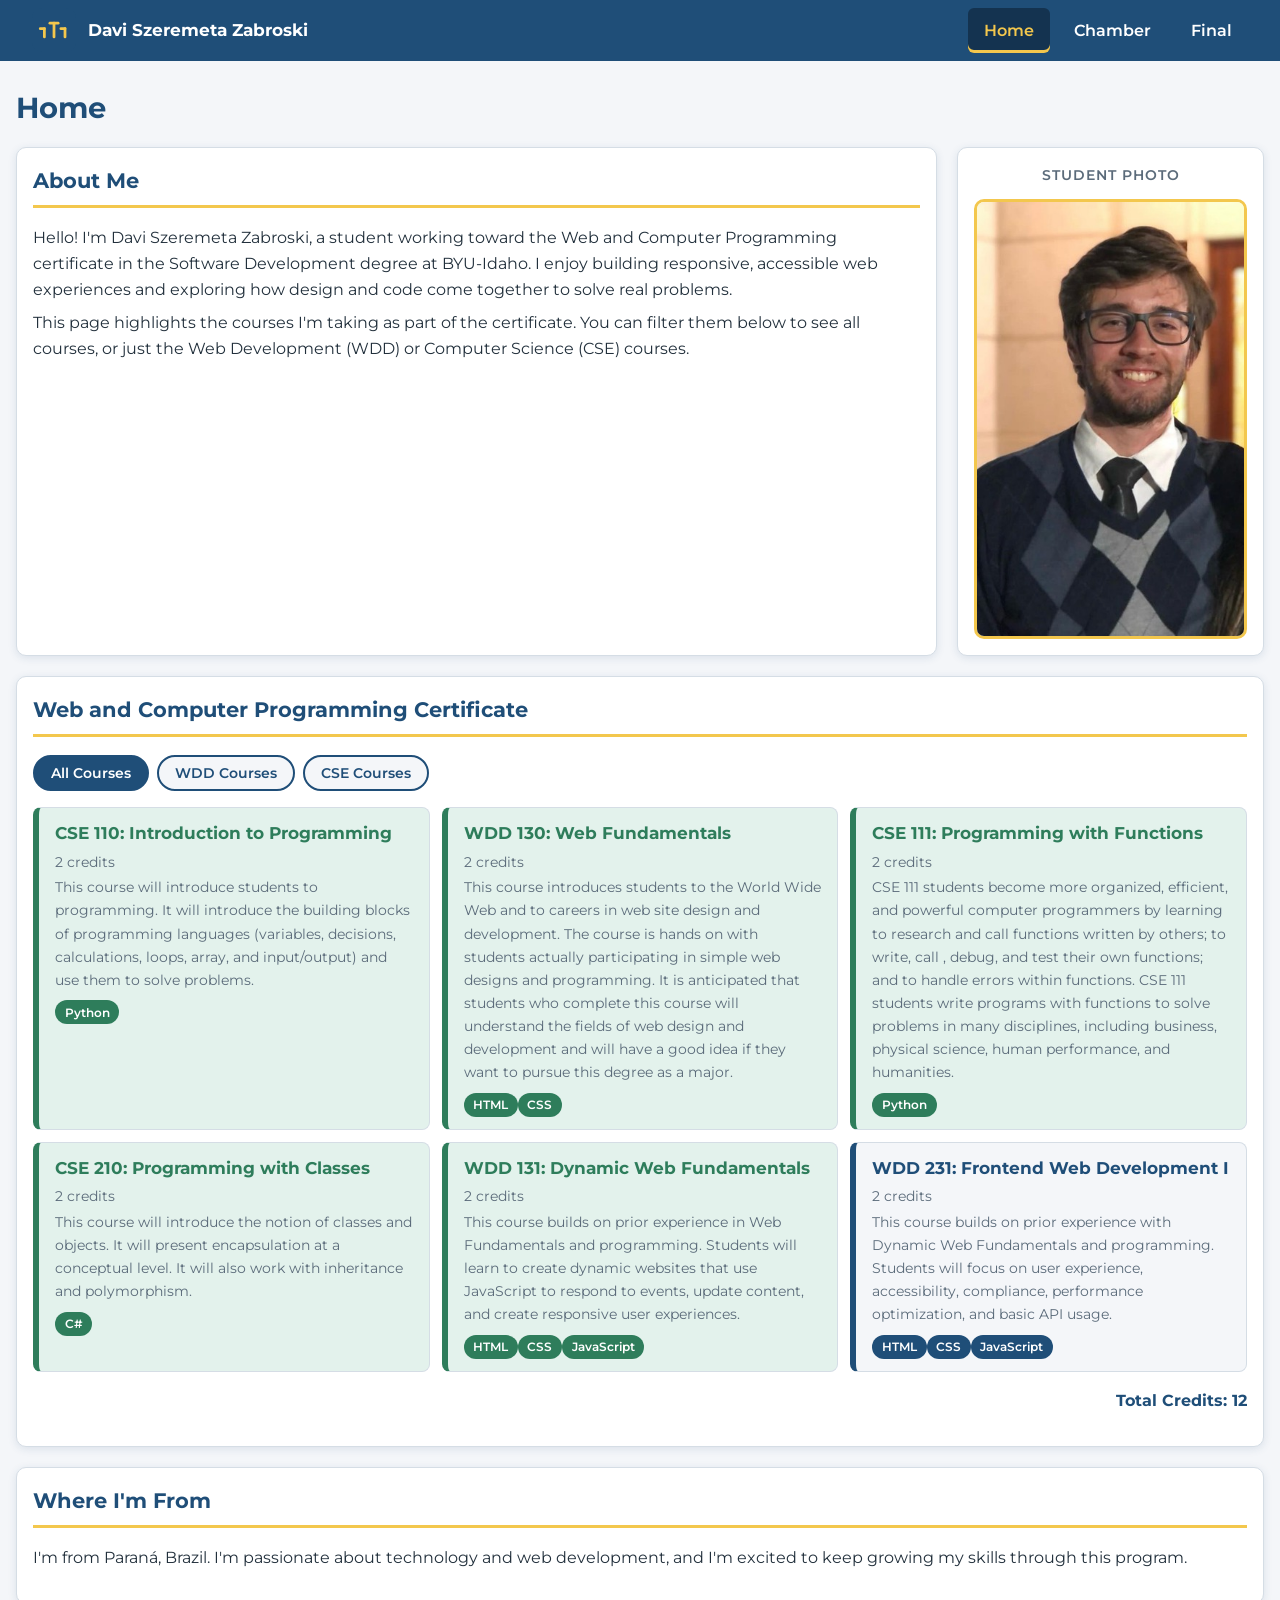
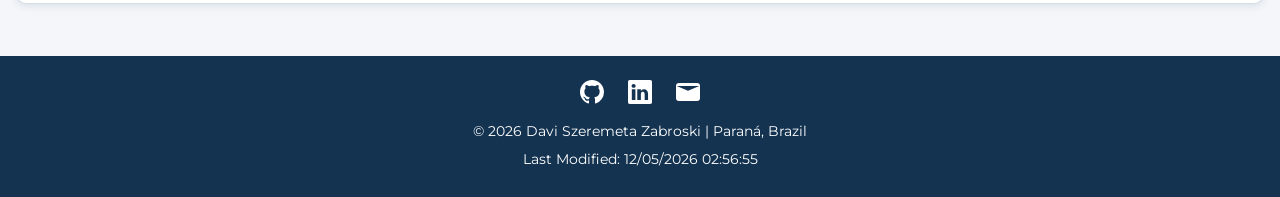
<file: index.html>
<!DOCTYPE html>
<html lang="en">
<head>
    <meta charset="UTF-8">
    <meta name="viewport" content="width=device-width, initial-scale=1.0">
    <meta name="description" content="Home page for Davi Szeremeta Zabroski, showcasing the Web and Computer Programming certificate courses for WDD 231 Frontend Web Development.">
    <meta name="author" content="Davi Szeremeta Zabroski">
    <title>Davi Szeremeta Zabroski | WDD 231 Home</title>
    <link rel="icon" type="image/svg+xml" href="images/logo.svg">
    <link rel="preconnect" href="https://fonts.googleapis.com">
    <link rel="preconnect" href="https://fonts.gstatic.com" crossorigin>
    <link href="https://fonts.googleapis.com/css2?family=Montserrat:wght@400;600;700&display=swap" rel="stylesheet">
    <link rel="stylesheet" href="styles/normalize.css">
    <link rel="stylesheet" href="styles/small.css">
    <link rel="stylesheet" href="styles/larger.css">
    <script src="scripts/date.js" defer></script>
    <script src="scripts/navigation.js" defer></script>
    <script src="scripts/course.js" defer></script>
</head>
<body>
    <header class="site-header">
        <div class="logo">
            <a href="index.html"><img src="images/logo.svg" alt="Site logo"></a>
            <span class="logo-name">Davi Szeremeta Zabroski</span>
        </div>
        <button id="menu-btn" class="menu-btn" aria-label="Toggle navigation" aria-expanded="false" aria-controls="nav-menu">
            <span class="hamburger"></span>
            <span class="hamburger"></span>
            <span class="hamburger"></span>
        </button>
        <nav id="nav-menu" class="nav-menu">
            <ul>
                <li><a href="index.html" class="active" aria-current="page">Home</a></li>
                <li><a href="./chamber/directory.html">Chamber</a></li>
                <li><a href="#">Final</a></li>
            </ul>
        </nav>
    </header>

    <main>
        <h1>Home</h1>

        <section class="about">
            <div class="about-text">
                <h2>About Me</h2>
                <p>Hello! I'm Davi Szeremeta Zabroski, a student working toward the Web and Computer Programming certificate in the Software Development degree at BYU-Idaho. I enjoy building responsive, accessible web experiences and exploring how design and code come together to solve real problems.</p>
                <p>This page highlights the courses I'm taking as part of the certificate. You can filter them below to see all courses, or just the Web Development (WDD) or Computer Science (CSE) courses.</p>
            </div>
            <div class="about-photo">
                <h2 class="photo-title">Student Photo</h2>
                <img src="images/profile.jpg" alt="Portrait photo of Davi Szeremeta Zabroski">
            </div>
        </section>

        <section class="courses">
            <h2>Web and Computer Programming Certificate</h2>
            <div class="filter-buttons">
                <button class="filter-btn active" data-filter="all">All Courses</button>
                <button class="filter-btn" data-filter="WDD">WDD Courses</button>
                <button class="filter-btn" data-filter="CSE">CSE Courses</button>
            </div>
            <div id="course-grid" class="course-grid"></div>
            <p id="credits" class="credits"></p>
        </section>

        <section class="location">
            <h2>Where I'm From</h2>
            <p>I'm from Paraná, Brazil. I'm passionate about technology and web development, and I'm excited to keep growing my skills through this program.</p>
        </section>
    </main>

    <footer class="site-footer">
        <div class="social">
            <a href="https://github.com/deivezera" target="_blank" rel="noopener">
                <svg viewBox="0 0 16 16" width="24" height="24" fill="currentColor" aria-hidden="true"><path d="M8 0C3.58 0 0 3.58 0 8c0 3.54 2.29 6.53 5.47 7.59.4.07.55-.17.55-.38 0-.19-.01-.82-.01-1.49-2.01.37-2.53-.49-2.69-.94-.09-.23-.48-.94-.82-1.13-.28-.15-.68-.52-.01-.53.63-.01 1.08.58 1.23.82.72 1.21 1.87.87 2.33.66.07-.52.28-.87.51-1.07-1.78-.2-3.64-.89-3.64-3.95 0-.87.31-1.59.82-2.15-.08-.2-.36-1.02.08-2.12 0 0 .67-.21 2.2.82.64-.18 1.32-.27 2-.27.68 0 1.36.09 2 .27 1.53-1.04 2.2-.82 2.2-.82.44 1.1.16 1.92.08 2.12.51.56.82 1.27.82 2.15 0 3.07-1.87 3.75-3.65 3.95.29.25.54.73.54 1.48 0 1.07-.01 1.93-.01 2.2 0 .21.15.46.55.38A8.01 8.01 0 0 0 16 8c0-4.42-3.58-8-8-8z"/></svg>
                <span class="visually-hidden">GitHub</span>
            </a>
            <a href="https://www.linkedin.com/in/davizabroski/" target="_blank" rel="noopener">
                <svg viewBox="0 0 16 16" width="24" height="24" fill="currentColor" aria-hidden="true"><path d="M0 1.146C0 .513.526 0 1.175 0h13.65C15.474 0 16 .513 16 1.146v13.708c0 .633-.526 1.146-1.175 1.146H1.175C.526 16 0 15.487 0 14.854V1.146zM4.943 13.375V6.188H2.542v7.187h2.401zM3.742 5.21c.838 0 1.36-.555 1.36-1.25-.016-.71-.522-1.25-1.345-1.25-.823 0-1.36.54-1.36 1.25 0 .695.522 1.25 1.33 1.25h.015zM13.375 13.375v-4.02c0-2.154-1.15-3.157-2.685-3.157-1.237 0-1.792.68-2.102 1.158V6.188H6.188v7.187h2.4v-4.013c0-.215.016-.43.078-.584.173-.43.566-.875 1.227-.875.866 0 1.212.66 1.212 1.628v3.844h2.27z"/></svg>
                <span class="visually-hidden">LinkedIn</span>
            </a>
            <a href="mailto:dzabroski@gmail.com">
                <svg viewBox="0 0 16 16" width="24" height="24" fill="currentColor" aria-hidden="true"><path d="M2 2h12a2 2 0 0 1 2 2v8a2 2 0 0 1-2 2H2a2 2 0 0 1-2-2V4a2 2 0 0 1 2-2zm6 5.21L15.5 4H.5L8 7.21z"/></svg>
                <span class="visually-hidden">Email</span>
            </a>
        </div>
        <p>&copy; <span id="currentyear"></span> Davi Szeremeta Zabroski | Paraná, Brazil</p>
        <p id="lastModified"></p>
    </footer>
</body>
</html>
</file>
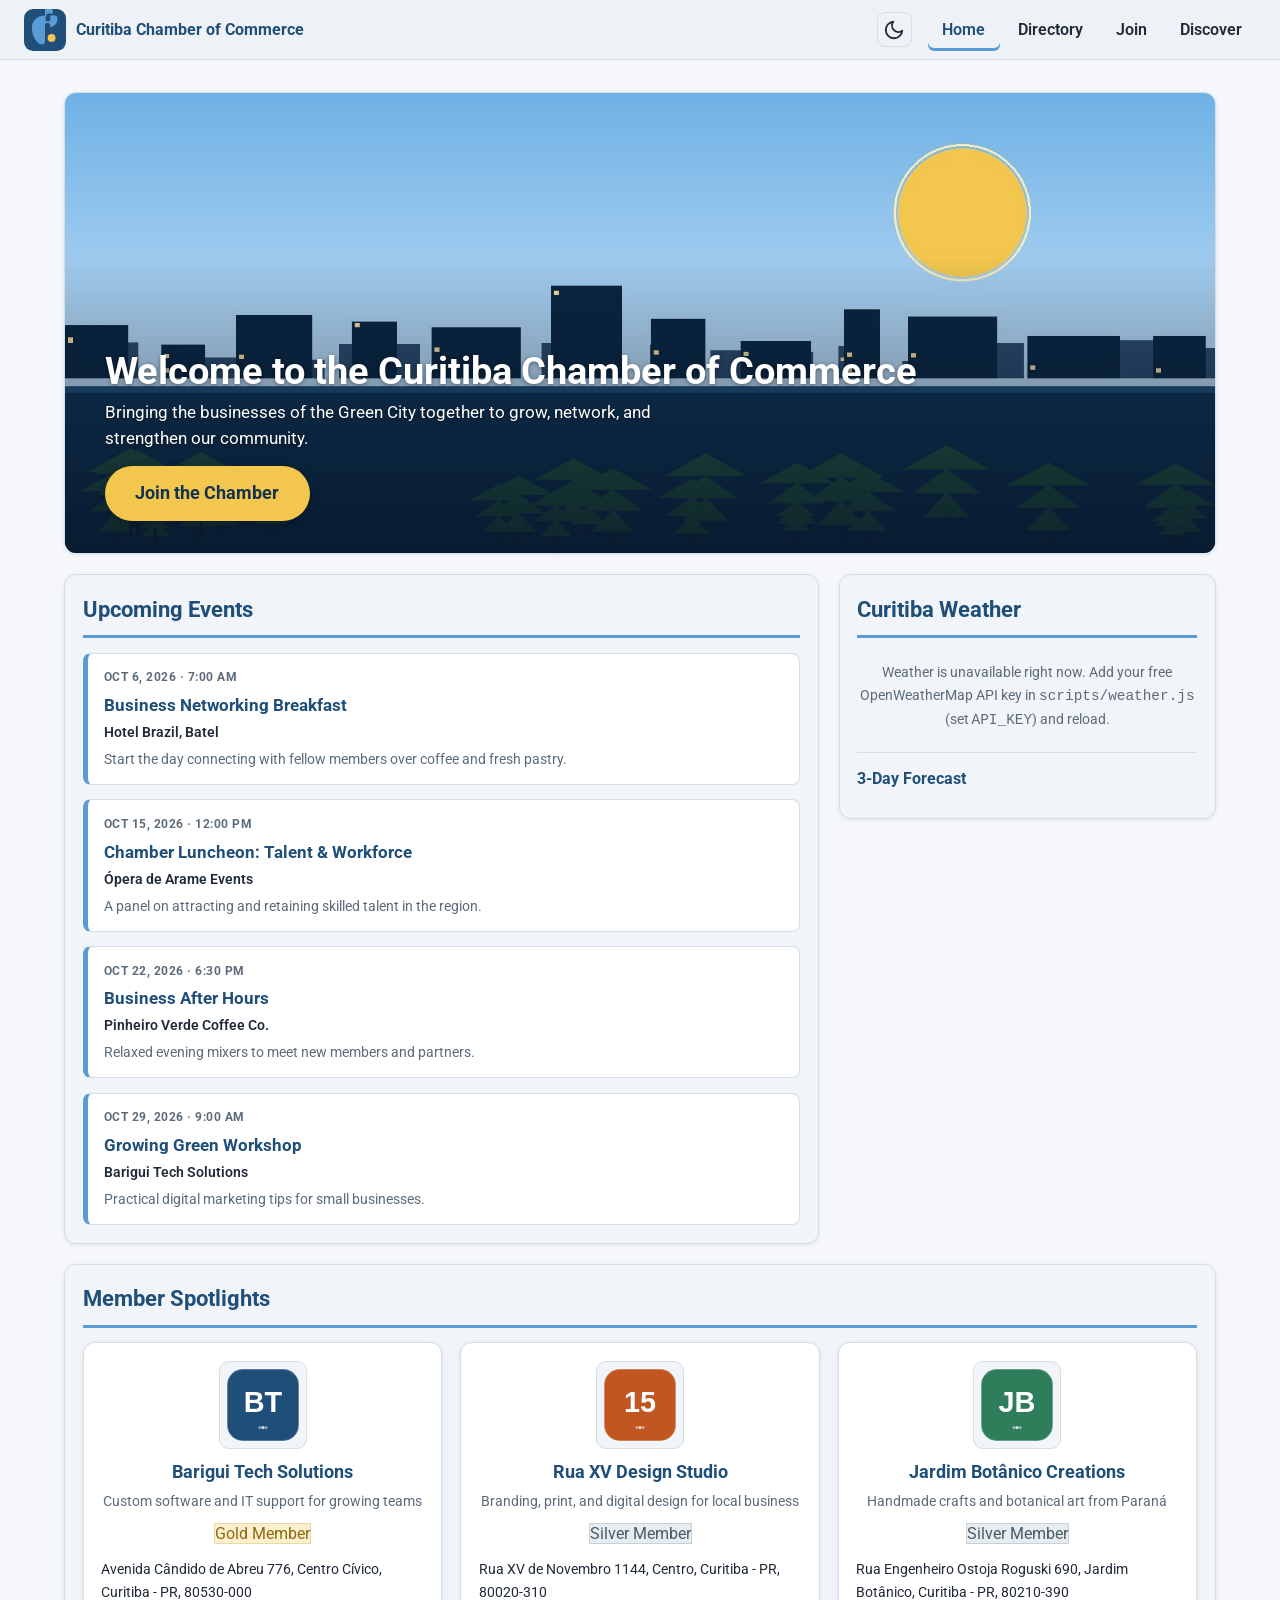
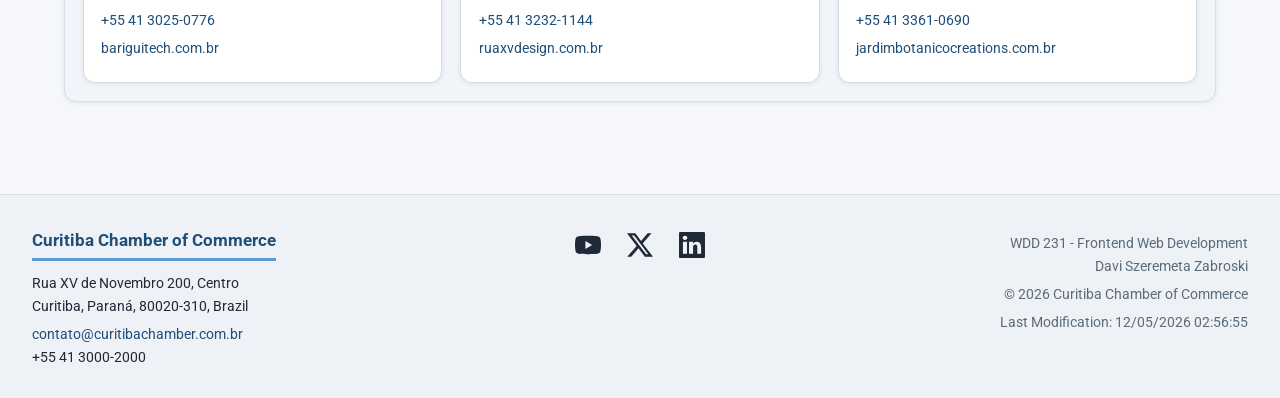
<file: chamber/index.html>
<!DOCTYPE html>
<html lang="en">
<head>
    <meta charset="UTF-8">
    <meta name="viewport" content="width=device-width, initial-scale=1.0">
    <meta name="description" content="The Curitiba Chamber of Commerce connects local businesses, promotes economic growth, hosts events, and supports the community of Curitiba, Brazil.">
    <meta name="author" content="Davi Szeremeta Zabroski">
    <title>Curitiba Chamber of Commerce | Home</title>
    <link rel="icon" type="image/svg+xml" href="images/favicon.svg">
    <link rel="preconnect" href="https://fonts.googleapis.com">
    <link rel="preconnect" href="https://fonts.gstatic.com" crossorigin>
    <link href="https://fonts.googleapis.com/css2?family=Roboto:wght@400;500;700&display=swap" rel="stylesheet">
    <meta property="og:type" content="website">
    <meta property="og:title" content="Curitiba Chamber of Commerce | Home">
    <meta property="og:description" content="Connect with the Curitiba Chamber of Commerce: join local events, meet member businesses, and build a stronger community in the Green City.">
    <meta property="og:image" content="https://deivezera.github.io/wdd231/chamber/images/og-image.png">
    <meta property="og:url" content="https://deivezera.github.io/wdd231/chamber/index.html">
    <link rel="stylesheet" href="styles/normalize.css">
    <link rel="stylesheet" href="styles/small.css">
    <link rel="stylesheet" href="styles/larger.css">
    <script src="scripts/navigation.js" defer></script>
    <script src="scripts/theme.js" defer></script>
    <script src="scripts/date.js" defer></script>
    <script src="scripts/weather.js" defer></script>
    <script src="scripts/spotlights.js" defer></script>
</head>
<body>
    <header class="site-header">
        <div class="logo">
            <a href="index.html"><img src="images/favicon.svg" alt="Curitiba Chamber of Commerce logo"></a>
            <span class="logo-name"><span>Curitiba Chamber</span> <span class="logo-sub">of Commerce</span></span>
        </div>
        <button id="theme-toggle" class="theme-toggle" aria-label="Toggle dark mode">
            <svg class="icon-sun" viewBox="0 0 24 24" width="22" height="22" fill="none" stroke="currentColor" stroke-width="2" stroke-linecap="round" aria-hidden="true"><circle cx="12" cy="12" r="4"/><path d="M12 2v2M12 20v2M4.93 4.93l1.41 1.41M17.66 17.66l1.41 1.41M2 12h2M20 12h2M6.34 17.66l-1.41 1.41M19.07 4.93l-1.41 1.41"/></svg>
            <svg class="icon-moon" viewBox="0 0 24 24" width="22" height="22" fill="none" stroke="currentColor" stroke-width="2" stroke-linecap="round" stroke-linejoin="round" aria-hidden="true"><path d="M21 12.79A9 9 0 1 1 11.21 3 7 7 0 0 0 21 12.79z"/></svg>
        </button>
        <button id="menu-btn" class="menu-btn" aria-label="Open navigation" aria-expanded="false" aria-controls="nav-menu">
            <span class="hamburger"></span>
            <span class="hamburger"></span>
            <span class="hamburger"></span>
        </button>
        <nav id="nav-menu" class="nav-menu">
            <ul>
                <li><a href="index.html" class="active" aria-current="page">Home</a></li>
                <li><a href="directory.html">Directory</a></li>
                <li><a href="join.html">Join</a></li>
                <li><a href="discover.html">Discover</a></li>
            </ul>
        </nav>
    </header>

    <main>
        <section class="hero">
            <img src="images/hero-large.jpg" srcset="images/hero-small.jpg 800w, images/hero-large.jpg 1600w" sizes="100vw" alt="Skyline of Curitiba at sunrise with araucaria trees in the foreground" fetchpriority="high">
            <div class="hero-content">
                <h1>Welcome to the Curitiba Chamber of Commerce</h1>
                <p>Bringing the businesses of the Green City together to grow, network, and strengthen our community.</p>
                <a href="join.html" class="cta-btn">Join the Chamber</a>
            </div>
        </section>

        <div class="home-grid">
            <section class="home-section events" aria-labelledby="events-heading">
                <h2 id="events-heading">Upcoming Events</h2>
                <div class="events-list">
                    <article class="event-card">
                        <p class="event-date">Oct 6, 2026 · 7:00 AM</p>
                        <h3>Business Networking Breakfast</h3>
                        <p class="event-loc">Hotel Brazil, Batel</p>
                        <p class="event-desc">Start the day connecting with fellow members over coffee and fresh pastry.</p>
                    </article>
                    <article class="event-card">
                        <p class="event-date">Oct 15, 2026 · 12:00 PM</p>
                        <h3>Chamber Luncheon: Talent &amp; Workforce</h3>
                        <p class="event-loc">Ópera de Arame Events</p>
                        <p class="event-desc">A panel on attracting and retaining skilled talent in the region.</p>
                    </article>
                    <article class="event-card">
                        <p class="event-date">Oct 22, 2026 · 6:30 PM</p>
                        <h3>Business After Hours</h3>
                        <p class="event-loc">Pinheiro Verde Coffee Co.</p>
                        <p class="event-desc">Relaxed evening mixers to meet new members and partners.</p>
                    </article>
                    <article class="event-card">
                        <p class="event-date">Oct 29, 2026 · 9:00 AM</p>
                        <h3>Growing Green Workshop</h3>
                        <p class="event-loc">Barigui Tech Solutions</p>
                        <p class="event-desc">Practical digital marketing tips for small businesses.</p>
                    </article>
                </div>
            </section>

            <section class="home-section weather" aria-labelledby="weather-heading">
                <h2 id="weather-heading">Curitiba Weather</h2>
                <div id="weather-current" class="weather-current" aria-live="polite"></div>
                <h3 class="weather-sub">3-Day Forecast</h3>
                <div id="weather-forecast" class="weather-forecast"></div>
            </section>
        </div>

        <section class="home-section spotlights" aria-labelledby="spotlights-heading">
            <h2 id="spotlights-heading">Member Spotlights</h2>
            <div id="spotlight-cards" class="spotlight-grid"></div>
        </section>
    </main>

    <footer class="site-footer">
        <div class="footer-section footer-contact">
            <h2 class="footer-title">Curitiba Chamber of Commerce</h2>
            <p>Rua XV de Novembro 200, Centro<br>Curitiba, Paraná, 80020-310, Brazil</p>
            <p><a href="mailto:contato@curitibachamber.com.br">contato@curitibachamber.com.br</a><br>+55 41 3000-2000</p>
        </div>
        <div class="footer-section footer-social">
            <h2 class="visually-hidden">Social Media</h2>
            <a href="https://www.youtube.com/" target="_blank" rel="noopener">
                <svg viewBox="0 0 24 24" width="26" height="26" fill="currentColor" aria-hidden="true"><path d="M23.5 6.2a3 3 0 0 0-2.1-2.1C19.5 3.5 12 3.5 12 3.5s-7.5 0-9.4.6A3 3 0 0 0 .5 6.2 31 31 0 0 0 0 12a31 31 0 0 0 .5 5.8 3 3 0 0 0 2.1 2.1c1.9.6 9.4.6 9.4.6s7.5 0 9.4-.6a3 3 0 0 0 2.1-2.1A31 31 0 0 0 24 12a31 31 0 0 0-.5-5.8zM9.6 15.6V8.4L15.8 12l-6.2 3.6z"/></svg>
                <span class="visually-hidden">YouTube</span>
            </a>
            <a href="https://twitter.com/" target="_blank" rel="noopener">
                <svg viewBox="0 0 24 24" width="26" height="26" fill="currentColor" aria-hidden="true"><path d="M18.9 1.2h3.7l-8.1 9.3L24 22.8h-7.5l-5.9-7.7-6.7 7.7H.2l8.7-9.9L0 1.2h7.7l5.3 7 6-7zm-1.3 19.4h2L6.6 3.3h-2.2l13.2 17.3z"/></svg>
                <span class="visually-hidden">Twitter / X</span>
            </a>
            <a href="https://www.linkedin.com/" target="_blank" rel="noopener">
                <svg viewBox="0 0 24 24" width="26" height="26" fill="currentColor" aria-hidden="true"><path d="M0 1.15C0 .51.53 0 1.18 0h21.64C23.47 0 24 .51 24 1.15v21.7c0 .64-.53 1.15-1.18 1.15H1.18C.53 24 0 23.49 0 22.85V1.15zM7.41 20.04V8.93H3.63v11.11h3.78zM5.52 7.33c1.32 0 2.14-.87 2.14-1.96-.02-1.12-.82-1.97-2.12-1.97S3.4 4.25 3.4 5.37c0 1.09.82 1.96 2.1 1.96h.02zM20.4 20.04v-6.22c0-3.33-1.78-4.88-4.15-4.88-1.91 0-2.77 1.05-3.24 1.79V8.93H9.23c.05 1.1 0 11.11 0 11.11h3.78v-6.2c0-.33.02-.67.12-.9.27-.67.87-1.36 1.89-1.36 1.33 0 1.86 1.02 1.86 2.5v5.96h3.52z"/></svg>
                <span class="visually-hidden">LinkedIn</span>
            </a>
        </div>
        <div class="footer-section footer-dev">
            <p>WDD 231 - Frontend Web Development<br>Davi Szeremeta Zabroski</p>
            <p>&copy; <span id="currentyear"></span> Curitiba Chamber of Commerce</p>
            <p id="lastModified"></p>
        </div>
    </footer>
</body>
</html>
</file>
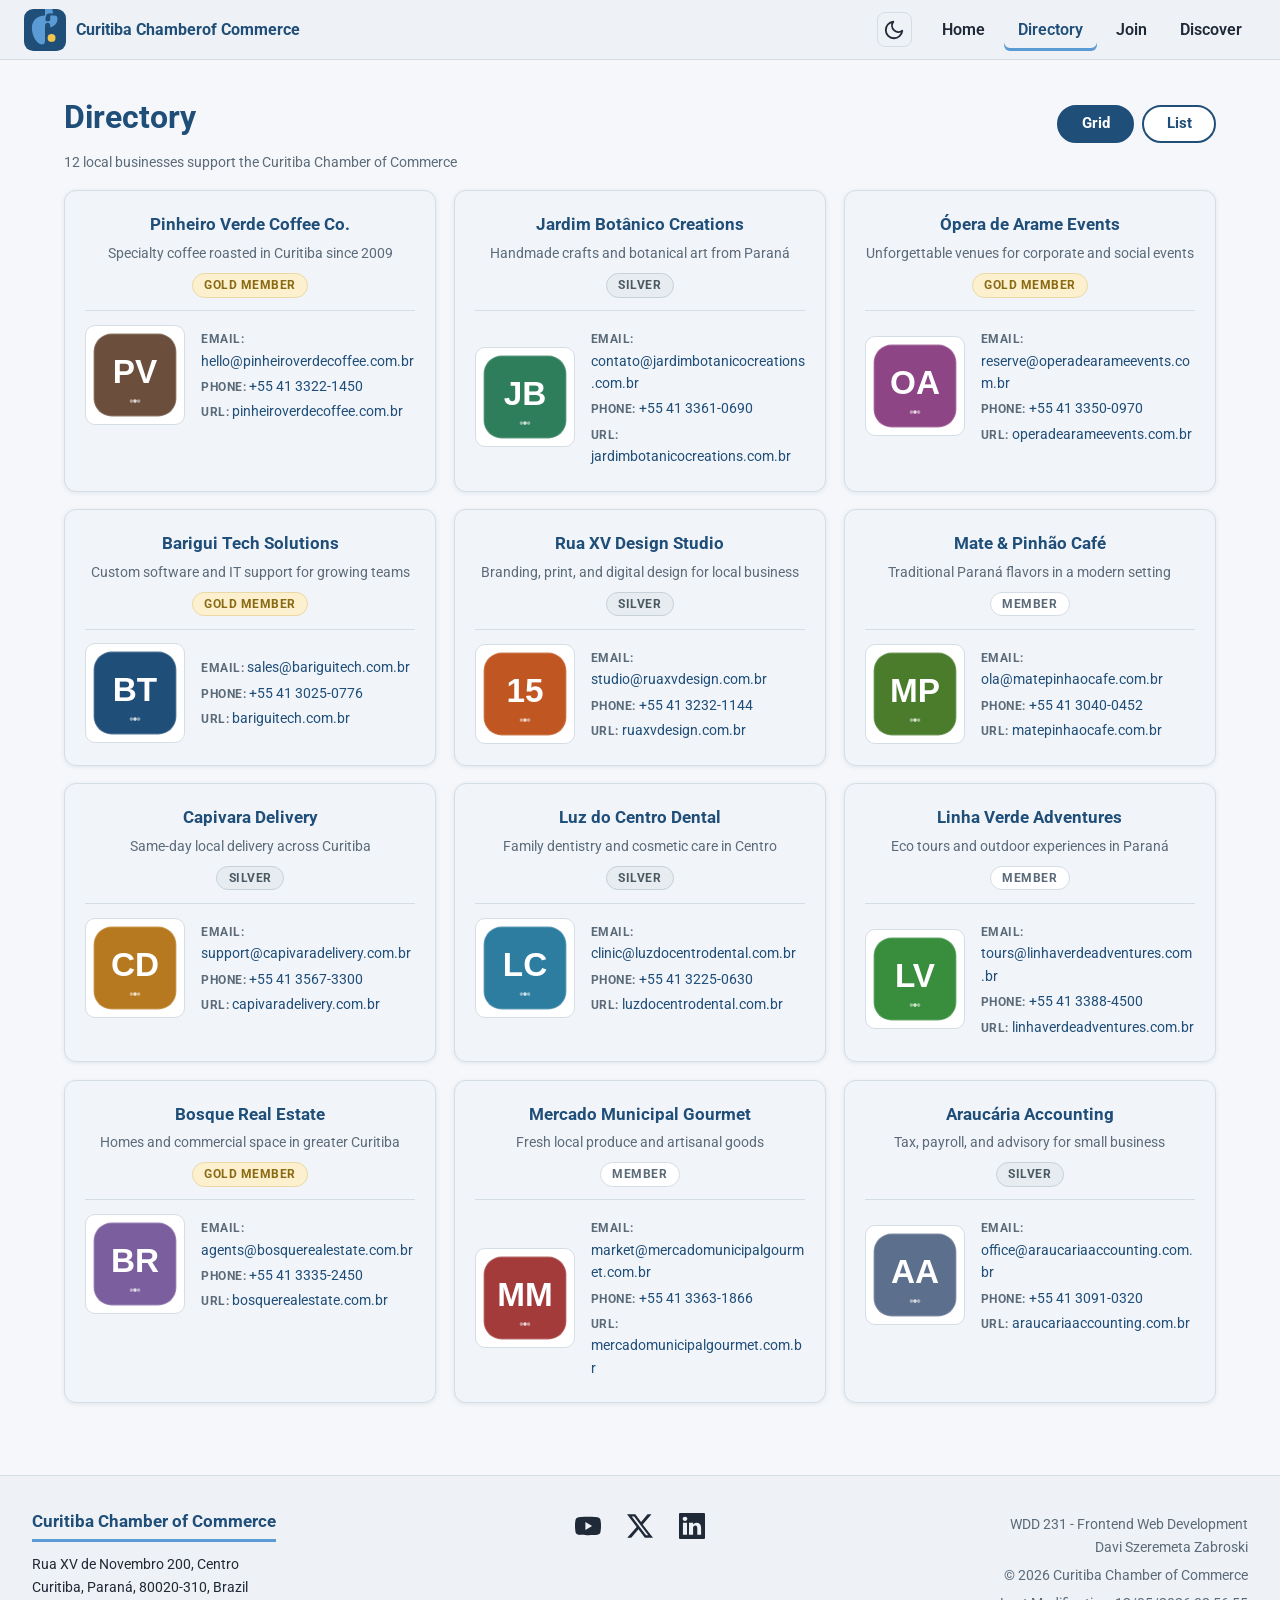
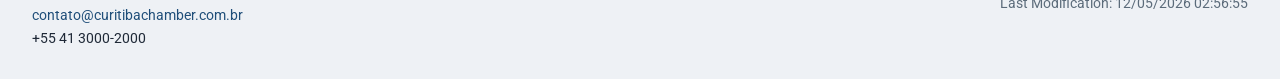
<file: chamber/directory.html>
<!DOCTYPE html>
<html lang="en">
<head>
    <meta charset="UTF-8">
    <meta name="viewport" content="width=device-width, initial-scale=1.0">
    <meta name="description" content="Directory of member businesses of the Curitiba Chamber of Commerce, supporting local economic growth and community partnerships in Curitiba, Brazil.">
    <meta name="author" content="Davi Szeremeta Zabroski">
    <title>Curitiba Chamber of Commerce | Member Directory</title>
    <link rel="icon" type="image/svg+xml" href="images/favicon.svg">
    <link rel="preconnect" href="https://fonts.googleapis.com">
    <link rel="preconnect" href="https://fonts.gstatic.com" crossorigin>
    <link href="https://fonts.googleapis.com/css2?family=Roboto:wght@400;500;700&display=swap" rel="stylesheet">
    <meta property="og:type" content="website">
    <meta property="og:title" content="Curitiba Chamber of Commerce | Member Directory">
    <meta property="og:description" content="Explore 12 local businesses that power Curitiba's economy, from specialty coffee roasters and tech studios to eco tours and boutique real estate.">
    <meta property="og:image" content="https://deivezera.github.io/wdd231/chamber/images/og-image.png">
    <meta property="og:url" content="https://deivezera.github.io/wdd231/chamber/directory.html">
    <link rel="stylesheet" href="styles/normalize.css">
    <link rel="stylesheet" href="styles/small.css">
    <link rel="stylesheet" href="styles/larger.css">
    <script src="scripts/navigation.js" defer></script>
    <script src="scripts/theme.js" defer></script>
    <script src="scripts/date.js" defer></script>
    <script src="scripts/directory.js" defer></script>
</head>
<body>
    <header class="site-header">
        <div class="logo">
            <a href="#"><img src="images/favicon.svg" alt="Curitiba Chamber of Commerce logo"></a>
            <span class="logo-name"><span>Curitiba Chamber</span><span class="logo-sub">of Commerce</span></span>
        </div>
        <button id="theme-toggle" class="theme-toggle" aria-label="Toggle dark mode">
            <svg class="icon-sun" viewBox="0 0 24 24" width="22" height="22" fill="none" stroke="currentColor" stroke-width="2" stroke-linecap="round" aria-hidden="true"><circle cx="12" cy="12" r="4"/><path d="M12 2v2M12 20v2M4.93 4.93l1.41 1.41M17.66 17.66l1.41 1.41M2 12h2M20 12h2M6.34 17.66l-1.41 1.41M19.07 4.93l-1.41 1.41"/></svg>
            <svg class="icon-moon" viewBox="0 0 24 24" width="22" height="22" fill="none" stroke="currentColor" stroke-width="2" stroke-linecap="round" stroke-linejoin="round" aria-hidden="true"><path d="M21 12.79A9 9 0 1 1 11.21 3 7 7 0 0 0 21 12.79z"/></svg>
        </button>
        <button id="menu-btn" class="menu-btn" aria-label="Open navigation" aria-expanded="false" aria-controls="nav-menu">
            <span class="hamburger"></span>
            <span class="hamburger"></span>
            <span class="hamburger"></span>
        </button>
        <nav id="nav-menu" class="nav-menu">
            <ul>
                <li><a href="../">Home</a></li>
                <li><a href="directory.html" class="active" aria-current="page">Directory</a></li>
                <li><a href="join.html">Join</a></li>
                <li><a href="discover.html">Discover</a></li>
            </ul>
        </nav>
    </header>

    <main>
        <div class="directory-head">
            <h1>Directory</h1>
            <div class="view-toggle" role="group" aria-label="Directory view">
                <button id="grid-view" class="view-btn active" type="button" aria-pressed="true">Grid</button>
                <button id="list-view" class="view-btn" type="button" aria-pressed="false">List</button>
            </div>
        </div>
        <p id="member-count" class="member-count"></p>
        <section id="directory" class="directory-grid" aria-label="Chamber member directory"></section>
    </main>

    <footer class="site-footer">
        <div class="footer-section footer-contact">
            <h2 class="footer-title">Curitiba Chamber of Commerce</h2>
            <p>Rua XV de Novembro 200, Centro<br>Curitiba, Paraná, 80020-310, Brazil</p>
            <p><a href="mailto:contato@curitibachamber.com.br">contato@curitibachamber.com.br</a><br>+55 41 3000-2000</p>
        </div>
        <div class="footer-section footer-social">
            <h2 class="visually-hidden">Social Media</h2>
            <a href="https://www.youtube.com/" target="_blank" rel="noopener">
                <svg viewBox="0 0 24 24" width="26" height="26" fill="currentColor" aria-hidden="true"><path d="M23.5 6.2a3 3 0 0 0-2.1-2.1C19.5 3.5 12 3.5 12 3.5s-7.5 0-9.4.6A3 3 0 0 0 .5 6.2 31 31 0 0 0 0 12a31 31 0 0 0 .5 5.8 3 3 0 0 0 2.1 2.1c1.9.6 9.4.6 9.4.6s7.5 0 9.4-.6a3 3 0 0 0 2.1-2.1A31 31 0 0 0 24 12a31 31 0 0 0-.5-5.8zM9.6 15.6V8.4L15.8 12l-6.2 3.6z"/></svg>
                <span class="visually-hidden">YouTube</span>
            </a>
            <a href="https://twitter.com/" target="_blank" rel="noopener">
                <svg viewBox="0 0 24 24" width="26" height="26" fill="currentColor" aria-hidden="true"><path d="M18.9 1.2h3.7l-8.1 9.3L24 22.8h-7.5l-5.9-7.7-6.7 7.7H.2l8.7-9.9L0 1.2h7.7l5.3 7 6-7zm-1.3 19.4h2L6.6 3.3h-2.2l13.2 17.3z"/></svg>
                <span class="visually-hidden">Twitter / X</span>
            </a>
            <a href="https://www.linkedin.com/" target="_blank" rel="noopener">
                <svg viewBox="0 0 24 24" width="26" height="26" fill="currentColor" aria-hidden="true"><path d="M0 1.15C0 .51.53 0 1.18 0h21.64C23.47 0 24 .51 24 1.15v21.7c0 .64-.53 1.15-1.18 1.15H1.18C.53 24 0 23.49 0 22.85V1.15zM7.41 20.04V8.93H3.63v11.11h3.78zM5.52 7.33c1.32 0 2.14-.87 2.14-1.96-.02-1.12-.82-1.97-2.12-1.97S3.4 4.25 3.4 5.37c0 1.09.82 1.96 2.1 1.96h.02zM20.4 20.04v-6.22c0-3.33-1.78-4.88-4.15-4.88-1.91 0-2.77 1.05-3.24 1.79V8.93H9.23c.05 1.1 0 11.11 0 11.11h3.78v-6.2c0-.33.02-.67.12-.9.27-.67.87-1.36 1.89-1.36 1.33 0 1.86 1.02 1.86 2.5v5.96h3.52z"/></svg>
                <span class="visually-hidden">LinkedIn</span>
            </a>
        </div>
        <div class="footer-section footer-dev">
            <p>WDD 231 - Frontend Web Development<br>Davi Szeremeta Zabroski</p>
            <p>&copy; <span id="currentyear"></span> Curitiba Chamber of Commerce</p>
            <p id="lastModified"></p>
        </div>
    </footer>
</body>
</html>
</file>
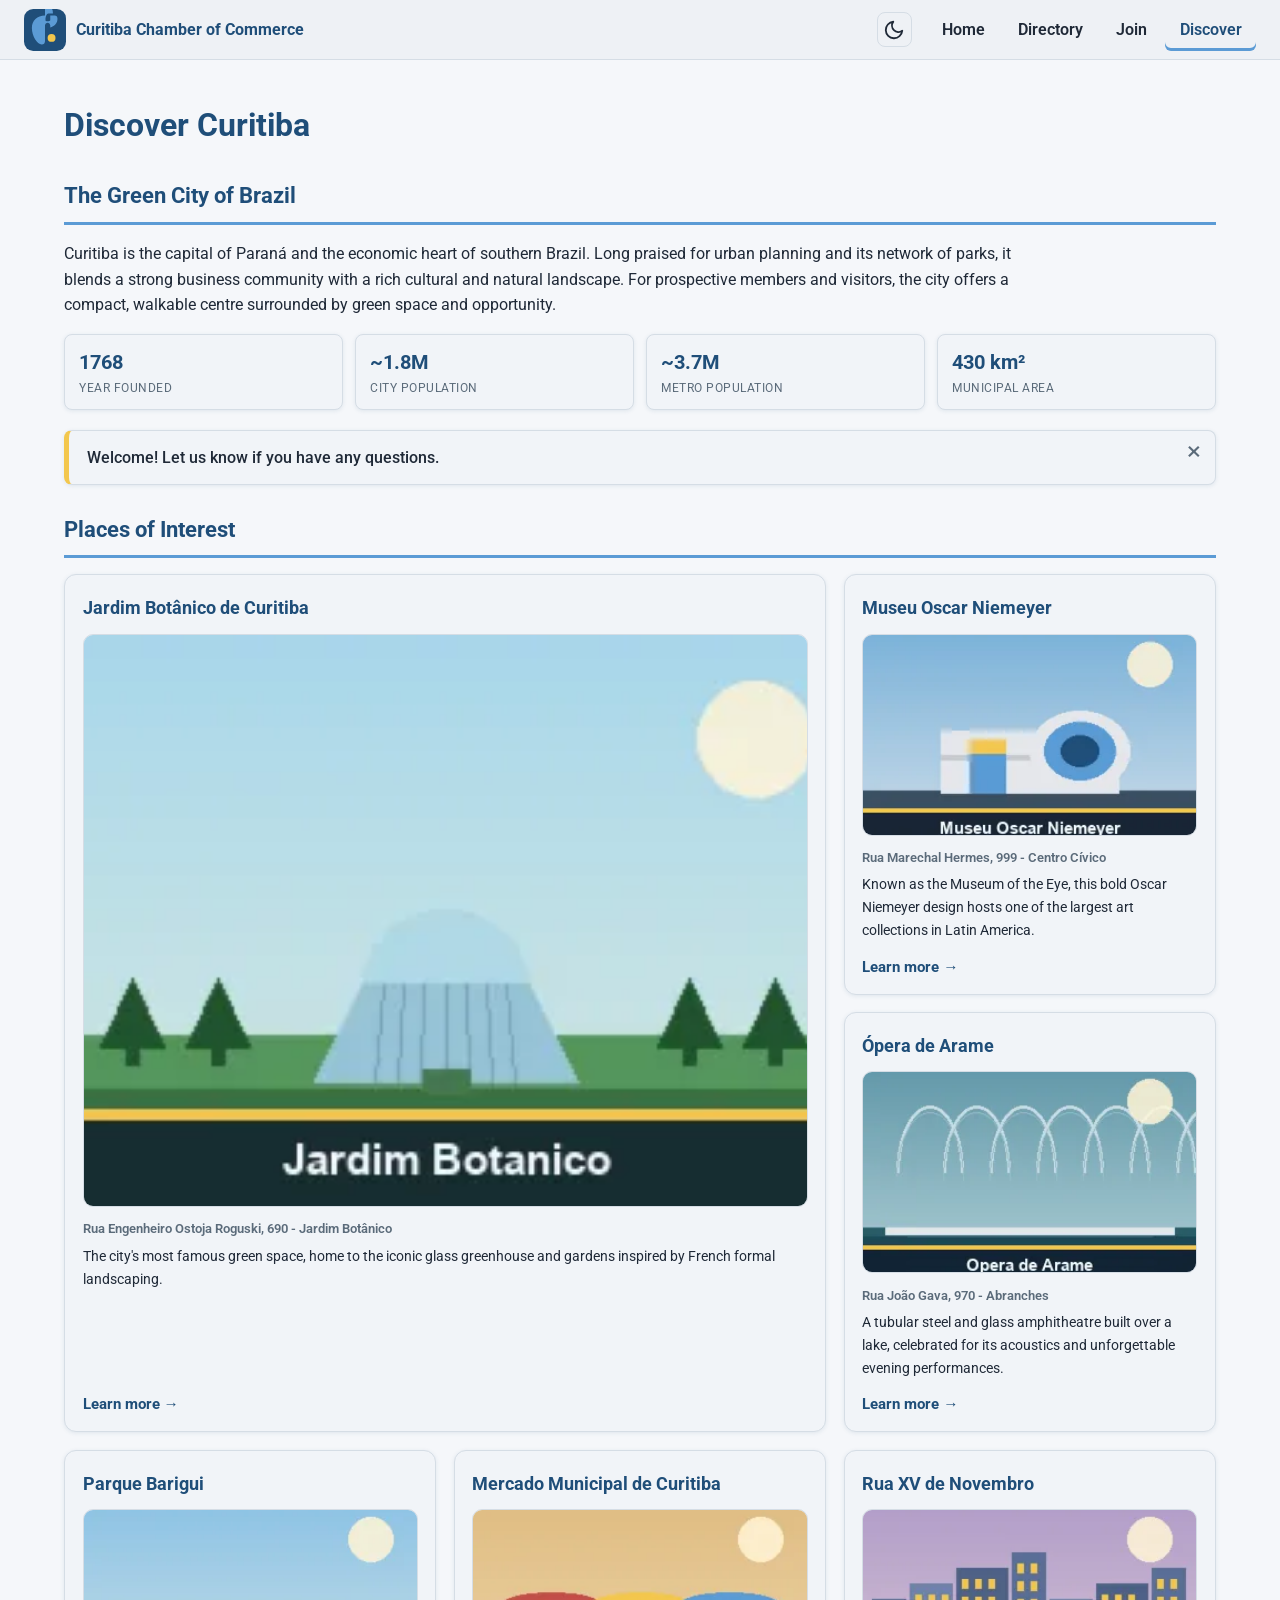
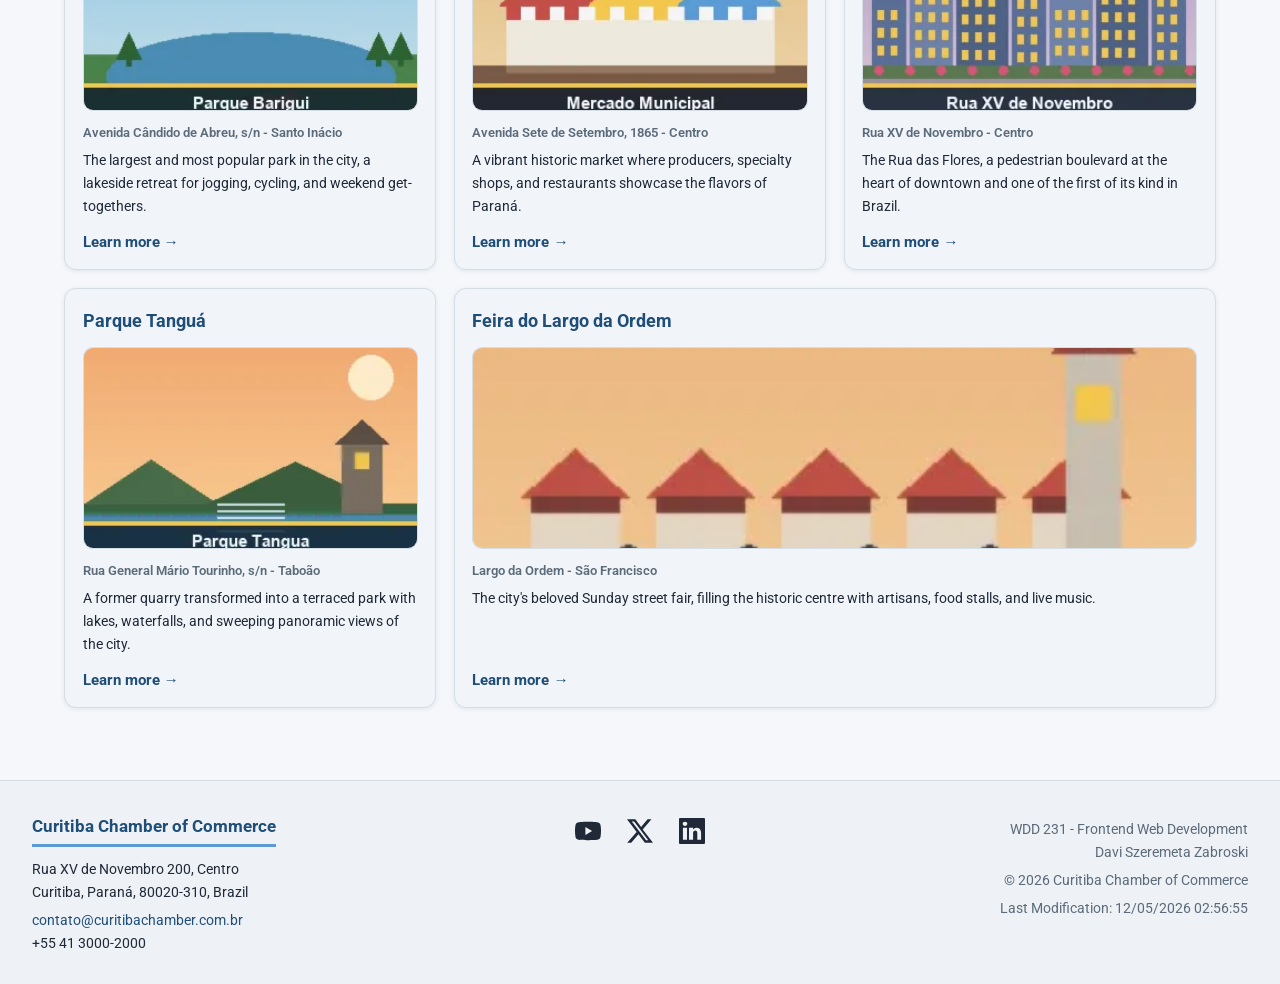
<file: chamber/discover.html>
<!DOCTYPE html>
<html lang="en">
<head>
    <meta charset="UTF-8">
    <meta name="viewport" content="width=device-width, initial-scale=1.0">
    <meta name="description" content="Discover Curitiba, Brazil: explore parks, museums, markets, and historic streets that make this region a great place to live and do business.">

    <meta name="author" content="Davi Szeremeta Zabroski">
    <title>Curitiba Chamber of Commerce | Discover</title>
    <link rel="icon" type="image/svg+xml" href="images/favicon.svg">
    <link rel="preconnect" href="https://fonts.googleapis.com">
    <link rel="preconnect" href="https://fonts.gstatic.com" crossorigin>
    <link href="https://fonts.googleapis.com/css2?family=Roboto:wght@400;500;700&display=swap" rel="stylesheet">
    <meta property="og:type" content="website">
    <meta property="og:title" content="Curitiba Chamber of Commerce | Discover">
    <meta property="og:description" content="Eight places worth knowing in Curitiba, from the Botanical Garden and MON to the Sunday fair at Largo da Ordem.">
    <meta property="og:image" content="https://deivezera.github.io/wdd231/chamber/images/og-image.png">
    <meta property="og:url" content="https://deivezera.github.io/wdd231/chamber/discover.html">
    <link rel="stylesheet" href="styles/normalize.css">
    <link rel="stylesheet" href="styles/small.css">
    <link rel="stylesheet" href="styles/larger.css">
    <script src="scripts/navigation.js" defer></script>
    <script src="scripts/theme.js" defer></script>
    <script src="scripts/date.js" defer></script>
    <script src="scripts/discover.js" type="module"></script>
</head>
<body>
    <header class="site-header">
        <div class="logo">
            <a href="index.html"><img src="images/favicon.svg" alt="Curitiba Chamber of Commerce logo"></a>
            <span class="logo-name"><span>Curitiba Chamber </span><span class="logo-sub">of Commerce</span></span>
        </div>
        <button id="theme-toggle" class="theme-toggle" aria-label="Toggle dark mode">
            <svg class="icon-sun" viewBox="0 0 24 24" width="22" height="22" fill="none" stroke="currentColor" stroke-width="2" stroke-linecap="round" aria-hidden="true"><circle cx="12" cy="12" r="4"/><path d="M12 2v2M12 20v2M4.93 4.93l1.41 1.41M17.66 17.66l1.41 1.41M2 12h2M20 12h2M6.34 17.66l-1.41 1.41M19.07 4.93l-1.41 1.41"/></svg>
            <svg class="icon-moon" viewBox="0 0 24 24" width="22" height="22" fill="none" stroke="currentColor" stroke-width="2" stroke-linecap="round" stroke-linejoin="round" aria-hidden="true"><path d="M21 12.79A9 9 0 1 1 11.21 3 7 7 0 0 0 21 12.79z"/></svg>
        </button>
        <button id="menu-btn" class="menu-btn" aria-label="Open navigation" aria-expanded="false" aria-controls="nav-menu">
            <span class="hamburger"></span>
            <span class="hamburger"></span>
            <span class="hamburger"></span>
        </button>
        <nav id="nav-menu" class="nav-menu">
            <ul>
                <li><a href="index.html">Home</a></li>
                <li><a href="directory.html">Directory</a></li>
                <li><a href="join.html">Join</a></li>
                <li><a href="discover.html" class="active" aria-current="page">Discover</a></li>
            </ul>
        </nav>
    </header>

    <main>
        <h1>Discover Curitiba</h1>

        <section class="discover-intro" aria-labelledby="intro-heading">
            <h2 id="intro-heading" class="discover-subhead">The Green City of Brazil</h2>
            <p>Curitiba is the capital of Paraná and the economic heart of southern Brazil. Long praised for urban planning and its network of parks, it blends a strong business community with a rich cultural and natural landscape. For prospective members and visitors, the city offers a compact, walkable centre surrounded by green space and opportunity.</p>
            <ul class="fact-list">
                <li><span class="fact-value">1768</span> <span class="fact-label">Year founded</span></li>
                <li><span class="fact-value">~1.8M</span> <span class="fact-label">City population</span></li>
                <li><span class="fact-value">~3.7M</span> <span class="fact-label">Metro population</span></li>
                <li><span class="fact-value">430 km&sup2;</span> <span class="fact-label">Municipal area</span></li>
            </ul>
        </section>

        <div id="visit-notice" class="visit-notice" role="status" hidden>
            <p id="visit-message"></p>
            <button type="button" id="visit-close" class="visit-close" aria-label="Dismiss visit message">&times;</button>
        </div>

        <section aria-labelledby="interest-heading">
            <h2 id="interest-heading" class="discover-subhead">Places of Interest</h2>
            <div id="interest-grid" class="interest-grid"></div>
        </section>
    </main>

    <dialog id="place-modal" class="place-modal" aria-labelledby="place-modal-title">
        <h2 id="place-modal-title"></h2>
        <p id="place-modal-address" class="place-modal-address"></p>
        <p id="place-modal-details"></p>
        <button type="button" class="modal-close" id="place-modal-close">Close</button>
    </dialog>

    <footer class="site-footer">
        <div class="footer-section footer-contact">
            <h2 class="footer-title">Curitiba Chamber of Commerce</h2>
            <p>Rua XV de Novembro 200, Centro<br>Curitiba, Paraná, 80020-310, Brazil</p>
            <p><a href="mailto:contato@curitibachamber.com.br">contato@curitibachamber.com.br</a><br>+55 41 3000-2000</p>
        </div>
        <div class="footer-section footer-social">
            <h2 class="visually-hidden">Social Media</h2>
            <a href="https://www.youtube.com/" target="_blank" rel="noopener">
                <svg viewBox="0 0 24 24" width="26" height="26" fill="currentColor" aria-hidden="true"><path d="M23.5 6.2a3 3 0 0 0-2.1-2.1C19.5 3.5 12 3.5 12 3.5s-7.5 0-9.4.6A3 3 0 0 0 .5 6.2 31 31 0 0 0 0 12a31 31 0 0 0 .5 5.8 3 3 0 0 0 2.1 2.1c1.9.6 9.4.6 9.4.6s7.5 0 9.4-.6a3 3 0 0 0 2.1-2.1A31 31 0 0 0 24 12a31 31 0 0 0-.5-5.8zM9.6 15.6V8.4L15.8 12l-6.2 3.6z"/></svg>
                <span class="visually-hidden">YouTube</span>
            </a>
            <a href="https://twitter.com/" target="_blank" rel="noopener">
                <svg viewBox="0 0 24 24" width="26" height="26" fill="currentColor" aria-hidden="true"><path d="M18.9 1.2h3.7l-8.1 9.3L24 22.8h-7.5l-5.9-7.7-6.7 7.7H.2l8.7-9.9L0 1.2h7.7l5.3 7 6-7zm-1.3 19.4h2L6.6 3.3h-2.2l13.2 17.3z"/></svg>
                <span class="visually-hidden">Twitter / X</span>
            </a>
            <a href="https://www.linkedin.com/" target="_blank" rel="noopener">
                <svg viewBox="0 0 24 24" width="26" height="26" fill="currentColor" aria-hidden="true"><path d="M0 1.15C0 .51.53 0 1.18 0h21.64C23.47 0 24 .51 24 1.15v21.7c0 .64-.53 1.15-1.18 1.15H1.18C.53 24 0 23.49 0 22.85V1.15zM7.41 20.04V8.93H3.63v11.11h3.78zM5.52 7.33c1.32 0 2.14-.87 2.14-1.96-.02-1.12-.82-1.97-2.12-1.97S3.4 4.25 3.4 5.37c0 1.09.82 1.96 2.1 1.96h.02zM20.4 20.04v-6.22c0-3.33-1.78-4.88-4.15-4.88-1.91 0-2.77 1.05-3.24 1.79V8.93H9.23c.05 1.1 0 11.11 0 11.11h3.78v-6.2c0-.33.02-.67.12-.9.27-.67.87-1.36 1.89-1.36 1.33 0 1.86 1.02 1.86 2.5v5.96h3.52z"/></svg>
                <span class="visually-hidden">LinkedIn</span>
            </a>
        </div>
        <div class="footer-section footer-dev">
            <p>WDD 231 - Frontend Web Development<br>Davi Szeremeta Zabroski</p>
            <p>&copy; <span id="currentyear"></span> Curitiba Chamber of Commerce</p>
            <p id="lastModified"></p>
        </div>
    </footer>
</body>
</html>
</file>
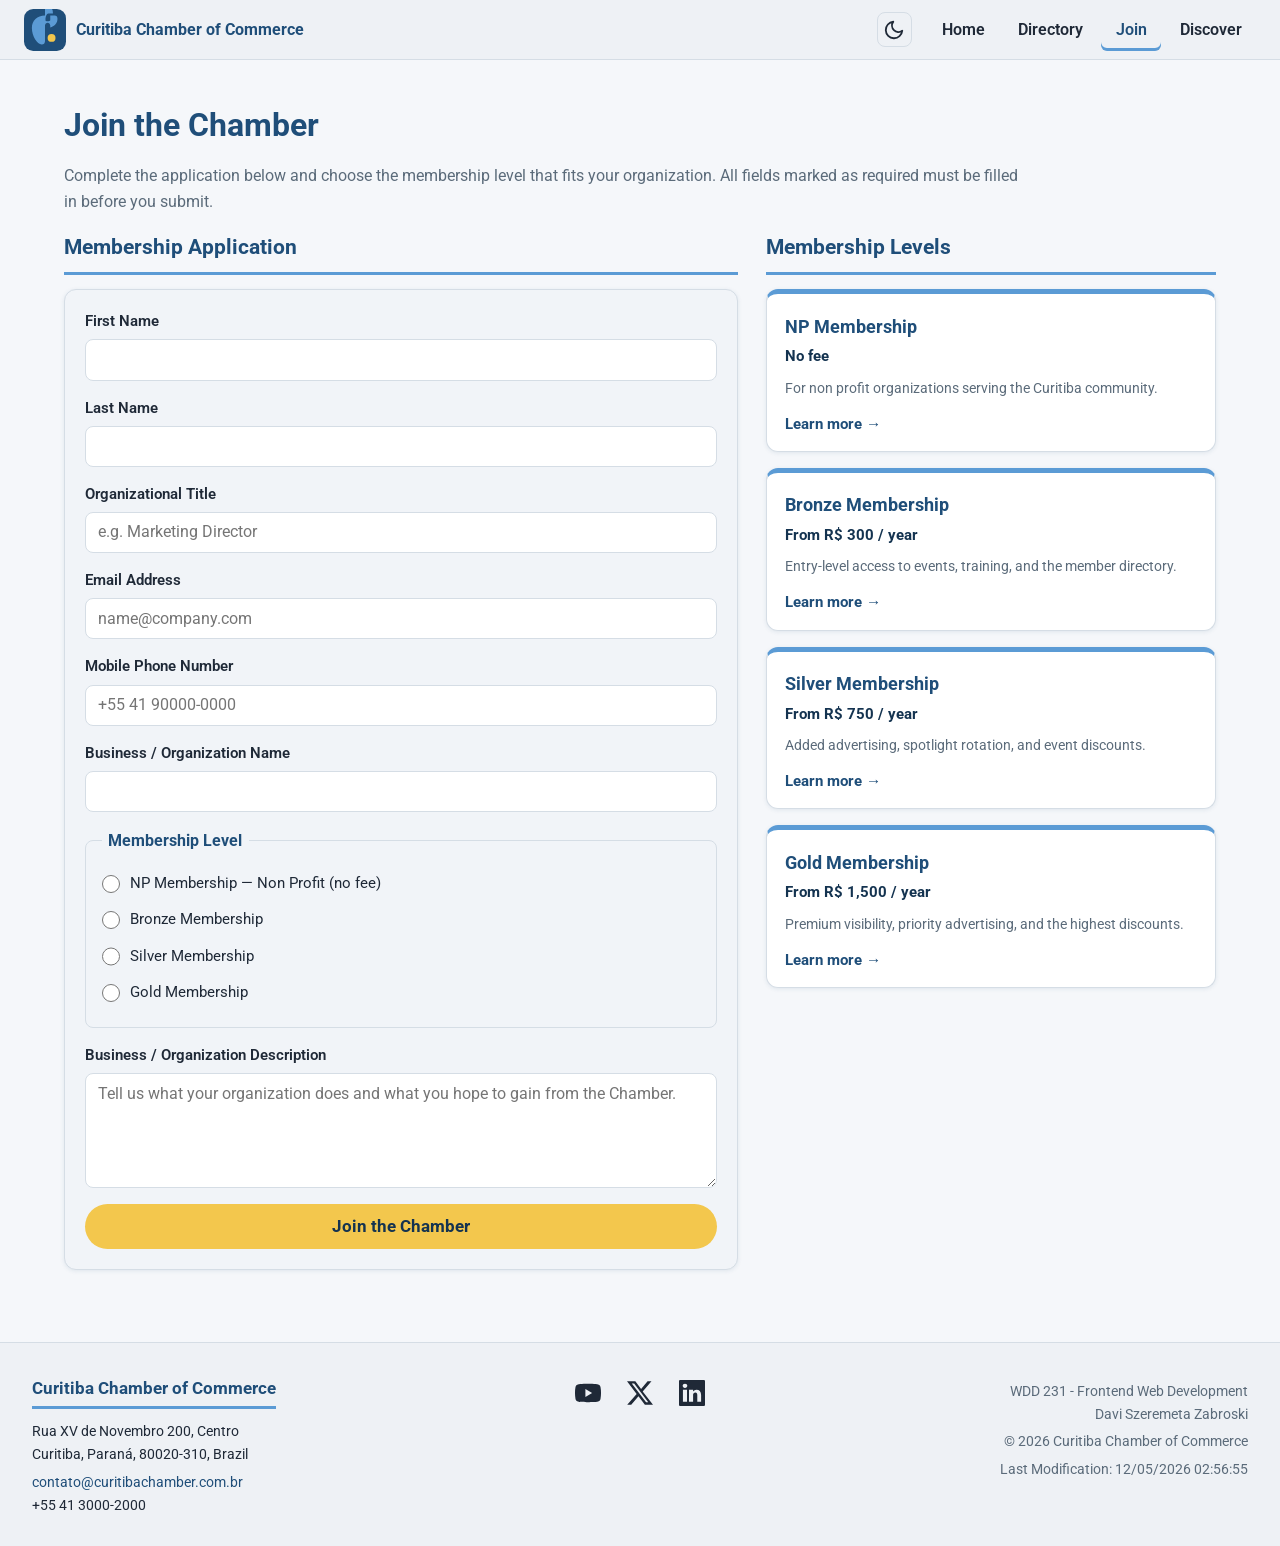
<file: chamber/join.html>
<!DOCTYPE html>
<html lang="en">
<head>
    <meta charset="UTF-8">
    <meta name="viewport" content="width=device-width, initial-scale=1.0">
    <meta name="description" content="Join the Curitiba Chamber of Commerce. Choose a membership level, apply online, and grow your business with networking, training, and community events.">
    <meta name="author" content="Davi Szeremeta Zabroski">
    <title>Curitiba Chamber of Commerce | Join</title>
    <link rel="icon" type="image/svg+xml" href="images/favicon.svg">
    <link rel="preconnect" href="https://fonts.googleapis.com">
    <link rel="preconnect" href="https://fonts.gstatic.com" crossorigin>
    <link href="https://fonts.googleapis.com/css2?family=Roboto:wght@400;500;700&display=swap" rel="stylesheet">
    <meta property="og:type" content="website">
    <meta property="og:title" content="Curitiba Chamber of Commerce | Join">
    <meta property="og:description" content="Become a member of the Curitiba Chamber of Commerce and connect with the businesses that power the Green City.">
    <meta property="og:image" content="https://deivezera.github.io/wdd231/chamber/images/og-image.png">
    <meta property="og:url" content="https://deivezera.github.io/wdd231/chamber/join.html">
    <link rel="stylesheet" href="styles/normalize.css">
    <link rel="stylesheet" href="styles/small.css">
    <link rel="stylesheet" href="styles/larger.css">
    <script src="scripts/navigation.js" defer></script>
    <script src="scripts/theme.js" defer></script>
    <script src="scripts/date.js" defer></script>
    <script src="scripts/join.js" defer></script>
</head>
<body>
    <header class="site-header">
        <div class="logo">
            <a href="index.html"><img src="images/favicon.svg" alt="Curitiba Chamber of Commerce logo"></a>
            <span class="logo-name"><span>Curitiba Chamber </span><span class="logo-sub">of Commerce</span></span>
        </div>
        <button id="theme-toggle" class="theme-toggle" aria-label="Toggle dark mode">
            <svg class="icon-sun" viewBox="0 0 24 24" width="22" height="22" fill="none" stroke="currentColor" stroke-width="2" stroke-linecap="round" aria-hidden="true"><circle cx="12" cy="12" r="4"/><path d="M12 2v2M12 20v2M4.93 4.93l1.41 1.41M17.66 17.66l1.41 1.41M2 12h2M20 12h2M6.34 17.66l-1.41 1.41M19.07 4.93l-1.41 1.41"/></svg>
            <svg class="icon-moon" viewBox="0 0 24 24" width="22" height="22" fill="none" stroke="currentColor" stroke-width="2" stroke-linecap="round" stroke-linejoin="round" aria-hidden="true"><path d="M21 12.79A9 9 0 1 1 11.21 3 7 7 0 0 0 21 12.79z"/></svg>
        </button>
        <button id="menu-btn" class="menu-btn" aria-label="Open navigation" aria-expanded="false" aria-controls="nav-menu">
            <span class="hamburger"></span>
            <span class="hamburger"></span>
            <span class="hamburger"></span>
        </button>
        <nav id="nav-menu" class="nav-menu">
            <ul>
                <li><a href="index.html">Home</a></li>
                <li><a href="directory.html">Directory</a></li>
                <li><a href="join.html" class="active" aria-current="page">Join</a></li>
                <li><a href="discover.html">Discover</a></li>
            </ul>
        </nav>
    </header>

    <main>
        <h1>Join the Chamber</h1>
        <p class="join-intro">Complete the application below and choose the membership level that fits your organization. All fields marked as required must be filled in before you submit.</p>

        <div class="join-layout">
            <section class="join-form-section" aria-labelledby="form-heading">
                <h2 id="form-heading" class="join-subhead">Membership Application</h2>
                <form class="join-form" method="get" action="thankyou.html">
                    <label for="firstName">
                        First Name
                        <input type="text" id="firstName" name="firstName" title="Enter your first name" autocomplete="given-name" required>
                    </label>

                    <label for="lastName">
                        Last Name
                        <input type="text" id="lastName" name="lastName" title="Enter your last name" autocomplete="family-name" required>
                    </label>

                    <label for="orgTitle">
                        Organizational Title
                        <input type="text" id="orgTitle" name="orgTitle" title="Your title within the organization (letters, spaces, and hyphens only, at least 7 characters)" autocomplete="organization-title" pattern="[A-Za-z\-\s]{7,}" placeholder="e.g. Marketing Director">
                    </label>

                    <label for="email">
                        Email Address
                        <input type="email" id="email" name="email" title="Enter a valid email address" autocomplete="email" placeholder="name@company.com" required>
                    </label>

                    <label for="phone">
                        Mobile Phone Number
                        <input type="tel" id="phone" name="phone" title="Enter your mobile phone number" autocomplete="tel" placeholder="+55 41 90000-0000" required>
                    </label>

                    <label for="organization">
                        Business / Organization Name
                        <input type="text" id="organization" name="organization" title="Enter the name of your business or organization" autocomplete="organization" required>
                    </label>

                    <fieldset class="membership-fieldset">
                        <legend>Membership Level</legend>
                        <label class="radio-option" for="np">
                            <input type="radio" id="np" name="membershipLevel" value="np" title="Non Profit Membership" required>
                            <span>NP Membership &mdash; Non Profit (no fee)</span>
                        </label>
                        <label class="radio-option" for="bronze">
                            <input type="radio" id="bronze" name="membershipLevel" value="bronze" title="Bronze Membership">
                            <span>Bronze Membership</span>
                        </label>
                        <label class="radio-option" for="silver">
                            <input type="radio" id="silver" name="membershipLevel" value="silver" title="Silver Membership">
                            <span>Silver Membership</span>
                        </label>
                        <label class="radio-option" for="gold">
                            <input type="radio" id="gold" name="membershipLevel" value="gold" title="Gold Membership">
                            <span>Gold Membership</span>
                        </label>
                    </fieldset>

                    <label for="description">
                        Business / Organization Description
                        <textarea id="description" name="description" title="Describe your business or organization" rows="5" placeholder="Tell us what your organization does and what you hope to gain from the Chamber."></textarea>
                    </label>

                    <input type="hidden" name="timestamp" id="timestamp">

                    <input type="submit" value="Join the Chamber" class="submit-btn">
                </form>
            </section>

            <section class="membership-cards-section" aria-labelledby="cards-heading">
                <h2 id="cards-heading" class="join-subhead">Membership Levels</h2>
                <div class="membership-cards">
                    <article class="membership-card" style="animation-delay: 0s;">
                        <h3>NP Membership</h3>
                        <p class="card-price">No fee</p>
                        <p class="card-desc">For non profit organizations serving the Curitiba community.</p>
                        <button type="button" class="card-link" data-dialog="np-modal">Learn more &rarr;</button>
                    </article>

                    <article class="membership-card" style="animation-delay: 0.15s;">
                        <h3>Bronze Membership</h3>
                        <p class="card-price">From R$ 300 / year</p>
                        <p class="card-desc">Entry-level access to events, training, and the member directory.</p>
                        <button type="button" class="card-link" data-dialog="bronze-modal">Learn more &rarr;</button>
                    </article>

                    <article class="membership-card" style="animation-delay: 0.3s;">
                        <h3>Silver Membership</h3>
                        <p class="card-price">From R$ 750 / year</p>
                        <p class="card-desc">Added advertising, spotlight rotation, and event discounts.</p>
                        <button type="button" class="card-link" data-dialog="silver-modal">Learn more &rarr;</button>
                    </article>

                    <article class="membership-card" style="animation-delay: 0.45s;">
                        <h3>Gold Membership</h3>
                        <p class="card-price">From R$ 1,500 / year</p>
                        <p class="card-desc">Premium visibility, priority advertising, and the highest discounts.</p>
                        <button type="button" class="card-link" data-dialog="gold-modal">Learn more &rarr;</button>
                    </article>
                </div>
            </section>
        </div>
    </main>

    <dialog id="np-modal" class="membership-modal" aria-labelledby="np-modal-title">
        <h2 id="np-modal-title">NP Membership Benefits</h2>
        <p class="modal-price">No fee</p>
        <ul>
            <li>Access to the online member directory</li>
            <li>Invitations to community networking events</li>
            <li>Monthly chamber newsletter</li>
            <li>Eligibility for volunteer and community programs</li>
        </ul>
        <button type="button" class="modal-close">Close</button>
    </dialog>

    <dialog id="bronze-modal" class="membership-modal" aria-labelledby="bronze-modal-title">
        <h2 id="bronze-modal-title">Bronze Membership Benefits</h2>
        <p class="modal-price">From R$ 300 / year</p>
        <ul>
            <li>Everything in NP Membership</li>
            <li>Business listed in the member directory</li>
            <li>Discounted tickets to chamber training sessions</li>
            <li>Access to quarterly networking mixers</li>
        </ul>
        <button type="button" class="modal-close">Close</button>
    </dialog>

    <dialog id="silver-modal" class="membership-modal" aria-labelledby="silver-modal-title">
        <h2 id="silver-modal-title">Silver Membership Benefits</h2>
        <p class="modal-price">From R$ 750 / year</p>
        <ul>
            <li>Everything in Bronze Membership</li>
            <li>Advertising rotation as a home page spotlight</li>
            <li>10% discount on chamber events and workshops</li>
            <li>Free admission to member-only training series</li>
            <li>Priority registration for Chamber Luncheons</li>
        </ul>
        <button type="button" class="modal-close">Close</button>
    </dialog>

    <dialog id="gold-modal" class="membership-modal" aria-labelledby="gold-modal-title">
        <h2 id="gold-modal-title">Gold Membership Benefits</h2>
        <p class="modal-price">From R$ 1,500 / year</p>
        <ul>
            <li>Everything in Silver Membership</li>
            <li>Premium spotlight placement on the home page</li>
            <li>20% discount on all chamber events and training</li>
            <li>Featured logo in the annual Chamber directory</li>
            <li>Complimentary booth at the annual business expo</li>
            <li>Dedicated account support from Chamber staff</li>
        </ul>
        <button type="button" class="modal-close">Close</button>
    </dialog>

    <footer class="site-footer">
        <div class="footer-section footer-contact">
            <h2 class="footer-title">Curitiba Chamber of Commerce</h2>
            <p>Rua XV de Novembro 200, Centro<br>Curitiba, Paraná, 80020-310, Brazil</p>
            <p><a href="mailto:contato@curitibachamber.com.br">contato@curitibachamber.com.br</a><br>+55 41 3000-2000</p>
        </div>
        <div class="footer-section footer-social">
            <h2 class="visually-hidden">Social Media</h2>
            <a href="https://www.youtube.com/" target="_blank" rel="noopener">
                <svg viewBox="0 0 24 24" width="26" height="26" fill="currentColor" aria-hidden="true"><path d="M23.5 6.2a3 3 0 0 0-2.1-2.1C19.5 3.5 12 3.5 12 3.5s-7.5 0-9.4.6A3 3 0 0 0 .5 6.2 31 31 0 0 0 0 12a31 31 0 0 0 .5 5.8 3 3 0 0 0 2.1 2.1c1.9.6 9.4.6 9.4.6s7.5 0 9.4-.6a3 3 0 0 0 2.1-2.1A31 31 0 0 0 24 12a31 31 0 0 0-.5-5.8zM9.6 15.6V8.4L15.8 12l-6.2 3.6z"/></svg>
                <span class="visually-hidden">YouTube</span>
            </a>
            <a href="https://twitter.com/" target="_blank" rel="noopener">
                <svg viewBox="0 0 24 24" width="26" height="26" fill="currentColor" aria-hidden="true"><path d="M18.9 1.2h3.7l-8.1 9.3L24 22.8h-7.5l-5.9-7.7-6.7 7.7H.2l8.7-9.9L0 1.2h7.7l5.3 7 6-7zm-1.3 19.4h2L6.6 3.3h-2.2l13.2 17.3z"/></svg>
                <span class="visually-hidden">Twitter / X</span>
            </a>
            <a href="https://www.linkedin.com/" target="_blank" rel="noopener">
                <svg viewBox="0 0 24 24" width="26" height="26" fill="currentColor" aria-hidden="true"><path d="M0 1.15C0 .51.53 0 1.18 0h21.64C23.47 0 24 .51 24 1.15v21.7c0 .64-.53 1.15-1.18 1.15H1.18C.53 24 0 23.49 0 22.85V1.15zM7.41 20.04V8.93H3.63v11.11h3.78zM5.52 7.33c1.32 0 2.14-.87 2.14-1.96-.02-1.12-.82-1.97-2.12-1.97S3.4 4.25 3.4 5.37c0 1.09.82 1.96 2.1 1.96h.02zM20.4 20.04v-6.22c0-3.33-1.78-4.88-4.15-4.88-1.91 0-2.77 1.05-3.24 1.79V8.93H9.23c.05 1.1 0 11.11 0 11.11h3.78v-6.2c0-.33.02-.67.12-.9.27-.67.87-1.36 1.89-1.36 1.33 0 1.86 1.02 1.86 2.5v5.96h3.52z"/></svg>
                <span class="visually-hidden">LinkedIn</span>
            </a>
        </div>
        <div class="footer-section footer-dev">
            <p>WDD 231 - Frontend Web Development<br>Davi Szeremeta Zabroski</p>
            <p>&copy; <span id="currentyear"></span> Curitiba Chamber of Commerce</p>
            <p id="lastModified"></p>
        </div>
    </footer>
</body>
</html>
</file>
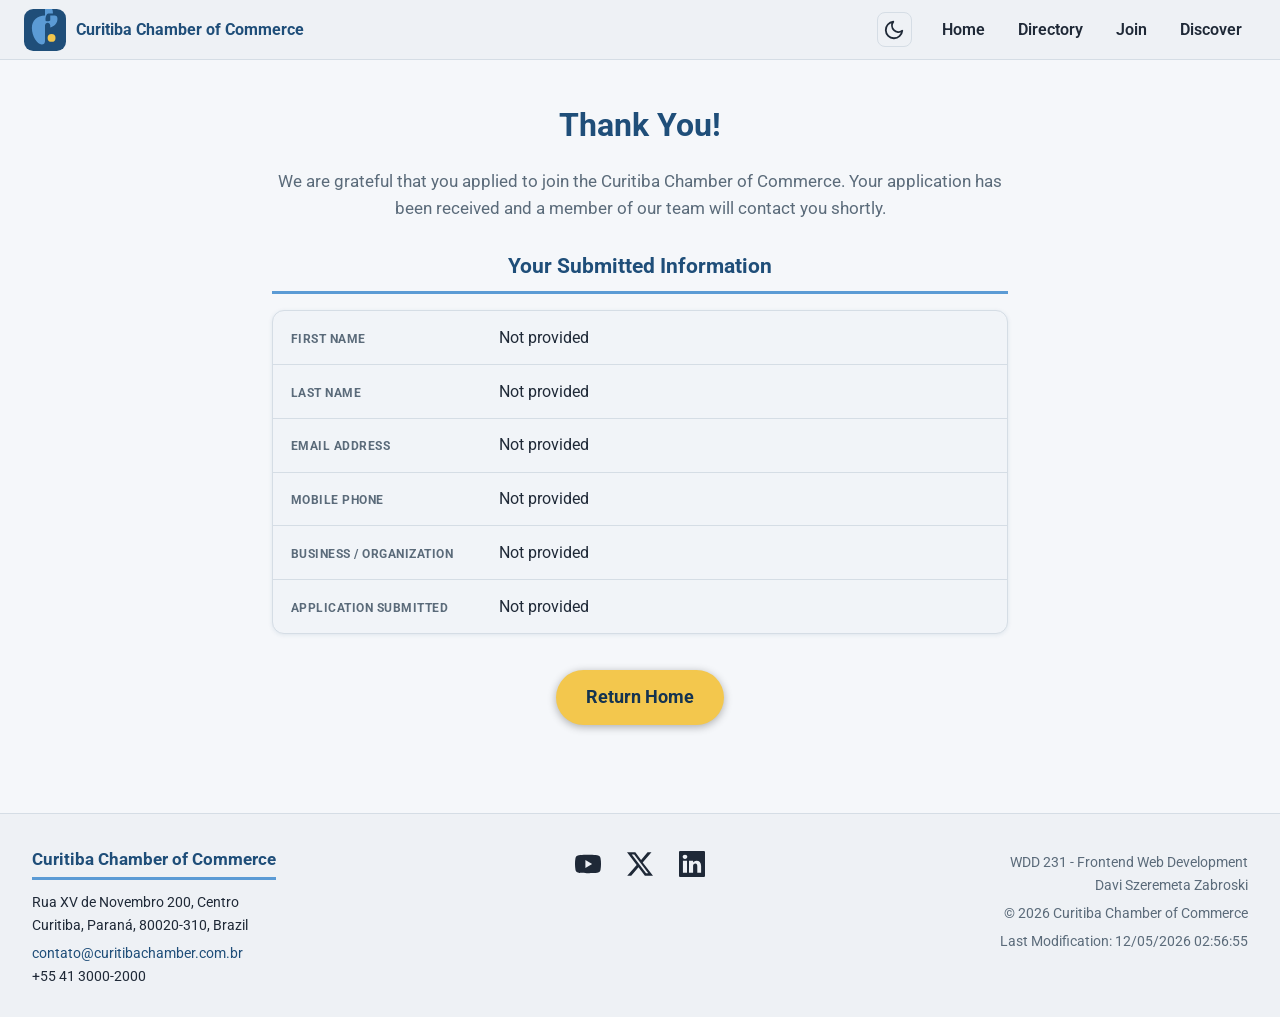
<file: chamber/thankyou.html>
<!DOCTYPE html>
<html lang="en">
<head>
    <meta charset="UTF-8">
    <meta name="viewport" content="width=device-width, initial-scale=1.0">
    <meta name="description" content="Thank you for applying to join the Curitiba Chamber of Commerce. Review the information you submitted and our team will be in touch soon.">
    <meta name="author" content="Davi Szeremeta Zabroski">
    <title>Curitiba Chamber of Commerce | Thank You</title>
    <link rel="icon" type="image/svg+xml" href="images/favicon.svg">
    <link rel="preconnect" href="https://fonts.googleapis.com">
    <link rel="preconnect" href="https://fonts.gstatic.com" crossorigin>
    <link href="https://fonts.googleapis.com/css2?family=Roboto:wght@400;500;700&display=swap" rel="stylesheet">
    <meta property="og:type" content="website">
    <meta property="og:title" content="Curitiba Chamber of Commerce | Thank You">
    <meta property="og:description" content="Your membership application has been received by the Curitiba Chamber of Commerce.">
    <meta property="og:image" content="https://deivezera.github.io/wdd231/chamber/images/og-image.png">
    <meta property="og:url" content="https://deivezera.github.io/wdd231/chamber/thankyou.html">
    <link rel="stylesheet" href="styles/normalize.css">
    <link rel="stylesheet" href="styles/small.css">
    <link rel="stylesheet" href="styles/larger.css">
    <script src="scripts/navigation.js" defer></script>
    <script src="scripts/theme.js" defer></script>
    <script src="scripts/date.js" defer></script>
    <script src="scripts/thankyou.js" defer></script>
</head>
<body>
    <header class="site-header">
        <div class="logo">
            <a href="index.html"><img src="images/favicon.svg" alt="Curitiba Chamber of Commerce logo"></a>
            <span class="logo-name"><span>Curitiba Chamber </span><span class="logo-sub">of Commerce</span></span>
        </div>
        <button id="theme-toggle" class="theme-toggle" aria-label="Toggle dark mode">
            <svg class="icon-sun" viewBox="0 0 24 24" width="22" height="22" fill="none" stroke="currentColor" stroke-width="2" stroke-linecap="round" aria-hidden="true"><circle cx="12" cy="12" r="4"/><path d="M12 2v2M12 20v2M4.93 4.93l1.41 1.41M17.66 17.66l1.41 1.41M2 12h2M20 12h2M6.34 17.66l-1.41 1.41M19.07 4.93l-1.41 1.41"/></svg>
            <svg class="icon-moon" viewBox="0 0 24 24" width="22" height="22" fill="none" stroke="currentColor" stroke-width="2" stroke-linecap="round" stroke-linejoin="round" aria-hidden="true"><path d="M21 12.79A9 9 0 1 1 11.21 3 7 7 0 0 0 21 12.79z"/></svg>
        </button>
        <button id="menu-btn" class="menu-btn" aria-label="Open navigation" aria-expanded="false" aria-controls="nav-menu">
            <span class="hamburger"></span>
            <span class="hamburger"></span>
            <span class="hamburger"></span>
        </button>
        <nav id="nav-menu" class="nav-menu">
            <ul>
                <li><a href="index.html">Home</a></li>
                <li><a href="directory.html">Directory</a></li>
                <li><a href="join.html">Join</a></li>
                <li><a href="discover.html">Discover</a></li>
            </ul>
        </nav>
    </header>

    <main>
        <section class="thankyou" aria-labelledby="thankyou-heading">
            <h1 id="thankyou-heading">Thank You!</h1>
            <p class="thankyou-message">We are grateful that you applied to join the Curitiba Chamber of Commerce. Your application has been received and a member of our team will contact you shortly.</p>

            <h2 class="thankyou-subhead">Your Submitted Information</h2>
            <dl class="submission-summary">
                <div class="summary-row">
                    <dt>First Name</dt>
                    <dd id="outFirstName">&mdash;</dd>
                </div>
                <div class="summary-row">
                    <dt>Last Name</dt>
                    <dd id="outLastName">&mdash;</dd>
                </div>
                <div class="summary-row">
                    <dt>Email Address</dt>
                    <dd id="outEmail">&mdash;</dd>
                </div>
                <div class="summary-row">
                    <dt>Mobile Phone</dt>
                    <dd id="outPhone">&mdash;</dd>
                </div>
                <div class="summary-row">
                    <dt>Business / Organization</dt>
                    <dd id="outOrganization">&mdash;</dd>
                </div>
                <div class="summary-row">
                    <dt>Application Submitted</dt>
                    <dd id="outTimestamp">&mdash;</dd>
                </div>
            </dl>

            <p class="thankyou-return"><a href="index.html" class="cta-btn">Return Home</a></p>
        </section>
    </main>

    <footer class="site-footer">
        <div class="footer-section footer-contact">
            <h2 class="footer-title">Curitiba Chamber of Commerce</h2>
            <p>Rua XV de Novembro 200, Centro<br>Curitiba, Paraná, 80020-310, Brazil</p>
            <p><a href="mailto:contato@curitibachamber.com.br">contato@curitibachamber.com.br</a><br>+55 41 3000-2000</p>
        </div>
        <div class="footer-section footer-social">
            <h2 class="visually-hidden">Social Media</h2>
            <a href="https://www.youtube.com/" target="_blank" rel="noopener">
                <svg viewBox="0 0 24 24" width="26" height="26" fill="currentColor" aria-hidden="true"><path d="M23.5 6.2a3 3 0 0 0-2.1-2.1C19.5 3.5 12 3.5 12 3.5s-7.5 0-9.4.6A3 3 0 0 0 .5 6.2 31 31 0 0 0 0 12a31 31 0 0 0 .5 5.8 3 3 0 0 0 2.1 2.1c1.9.6 9.4.6 9.4.6s7.5 0 9.4-.6a3 3 0 0 0 2.1-2.1A31 31 0 0 0 24 12a31 31 0 0 0-.5-5.8zM9.6 15.6V8.4L15.8 12l-6.2 3.6z"/></svg>
                <span class="visually-hidden">YouTube</span>
            </a>
            <a href="https://twitter.com/" target="_blank" rel="noopener">
                <svg viewBox="0 0 24 24" width="26" height="26" fill="currentColor" aria-hidden="true"><path d="M18.9 1.2h3.7l-8.1 9.3L24 22.8h-7.5l-5.9-7.7-6.7 7.7H.2l8.7-9.9L0 1.2h7.7l5.3 7 6-7zm-1.3 19.4h2L6.6 3.3h-2.2l13.2 17.3z"/></svg>
                <span class="visually-hidden">Twitter / X</span>
            </a>
            <a href="https://www.linkedin.com/" target="_blank" rel="noopener">
                <svg viewBox="0 0 24 24" width="26" height="26" fill="currentColor" aria-hidden="true"><path d="M0 1.15C0 .51.53 0 1.18 0h21.64C23.47 0 24 .51 24 1.15v21.7c0 .64-.53 1.15-1.18 1.15H1.18C.53 24 0 23.49 0 22.85V1.15zM7.41 20.04V8.93H3.63v11.11h3.78zM5.52 7.33c1.32 0 2.14-.87 2.14-1.96-.02-1.12-.82-1.97-2.12-1.97S3.4 4.25 3.4 5.37c0 1.09.82 1.96 2.1 1.96h.02zM20.4 20.04v-6.22c0-3.33-1.78-4.88-4.15-4.88-1.91 0-2.77 1.05-3.24 1.79V8.93H9.23c.05 1.1 0 11.11 0 11.11h3.78v-6.2c0-.33.02-.67.12-.9.27-.67.87-1.36 1.89-1.36 1.33 0 1.86 1.02 1.86 2.5v5.96h3.52z"/></svg>
                <span class="visually-hidden">LinkedIn</span>
            </a>
        </div>
        <div class="footer-section footer-dev">
            <p>WDD 231 - Frontend Web Development<br>Davi Szeremeta Zabroski</p>
            <p>&copy; <span id="currentyear"></span> Curitiba Chamber of Commerce</p>
            <p id="lastModified"></p>
        </div>
    </footer>
</body>
</html>
</file>
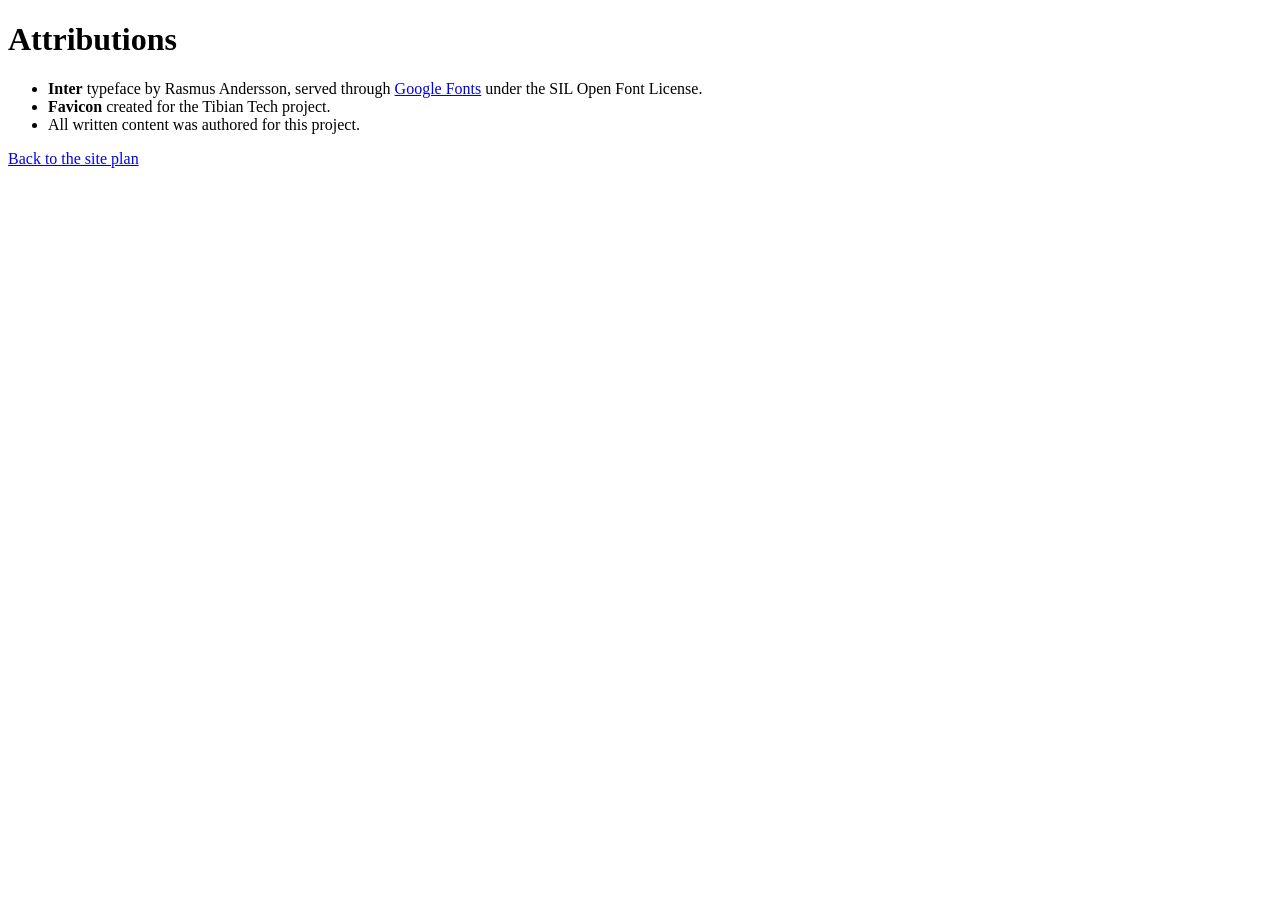
<file: final/attributions.html>
<!DOCTYPE html>
<html lang="en">
  <head>
    <meta charset="UTF-8" >
    <meta name="viewport" content="width=device-width, initial-scale=1.0" >
    <meta name="author" content="Davi Szeremeta Zabroski" >
    <meta
      name="description"
      content="Attributions for the sources and assets used in the Tibian Tech website project."
    >
    <title>Tibian Tech | Attributions</title>
    <link rel="icon" type="image/svg+xml" href="images/favicon.svg" />
  </head>
  <body>
    <h1>Attributions</h1>
    <ul>
      <li>
        <strong>Inter</strong> typeface by Rasmus Andersson, served through
        <a href="https://fonts.google.com/specimen/Inter" rel="noopener">Google Fonts</a>
        under the SIL Open Font License.
      </li>
      <li>
        <strong>Favicon</strong> created for the Tibian Tech project.
      </li>
      <li>
        All written content was authored for this project.
      </li>
    </ul>
    <p><a href="siteplan.html">Back to the site plan</a></p>
  </body>
</html>
</file>
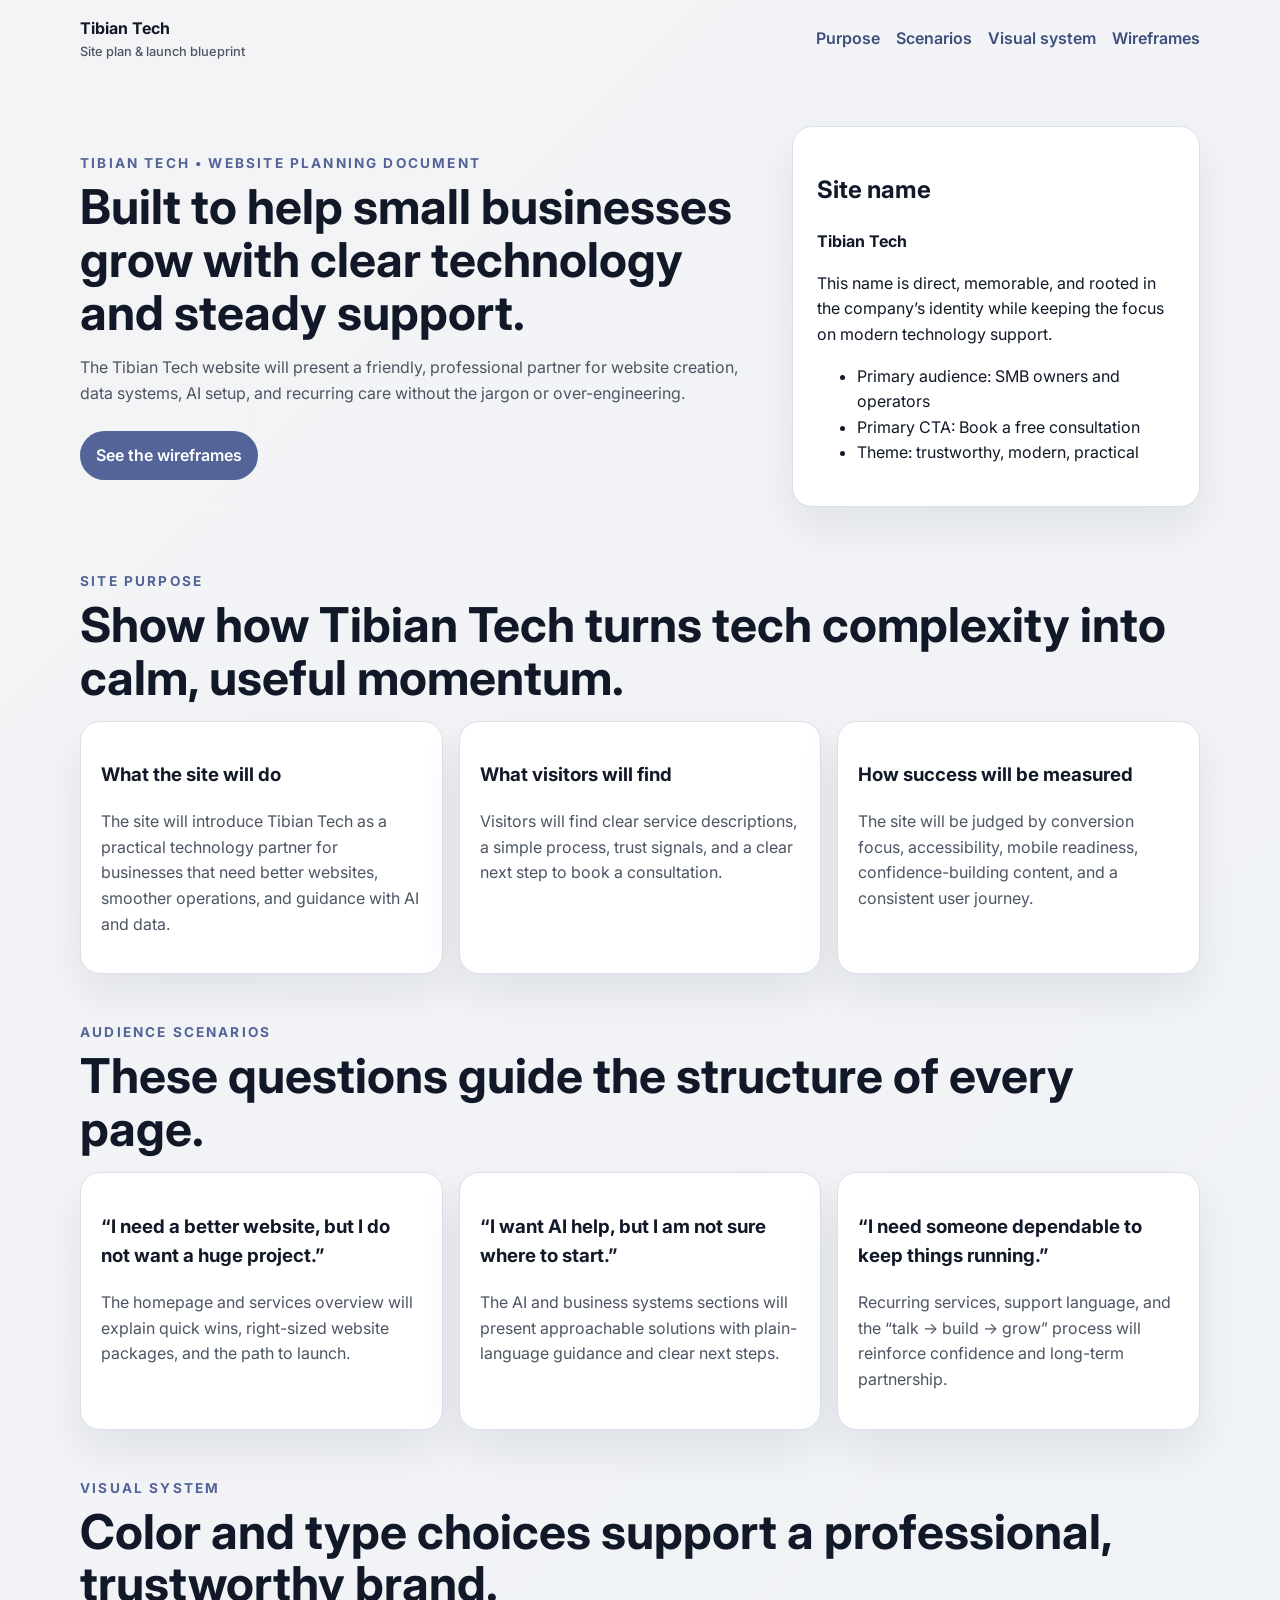
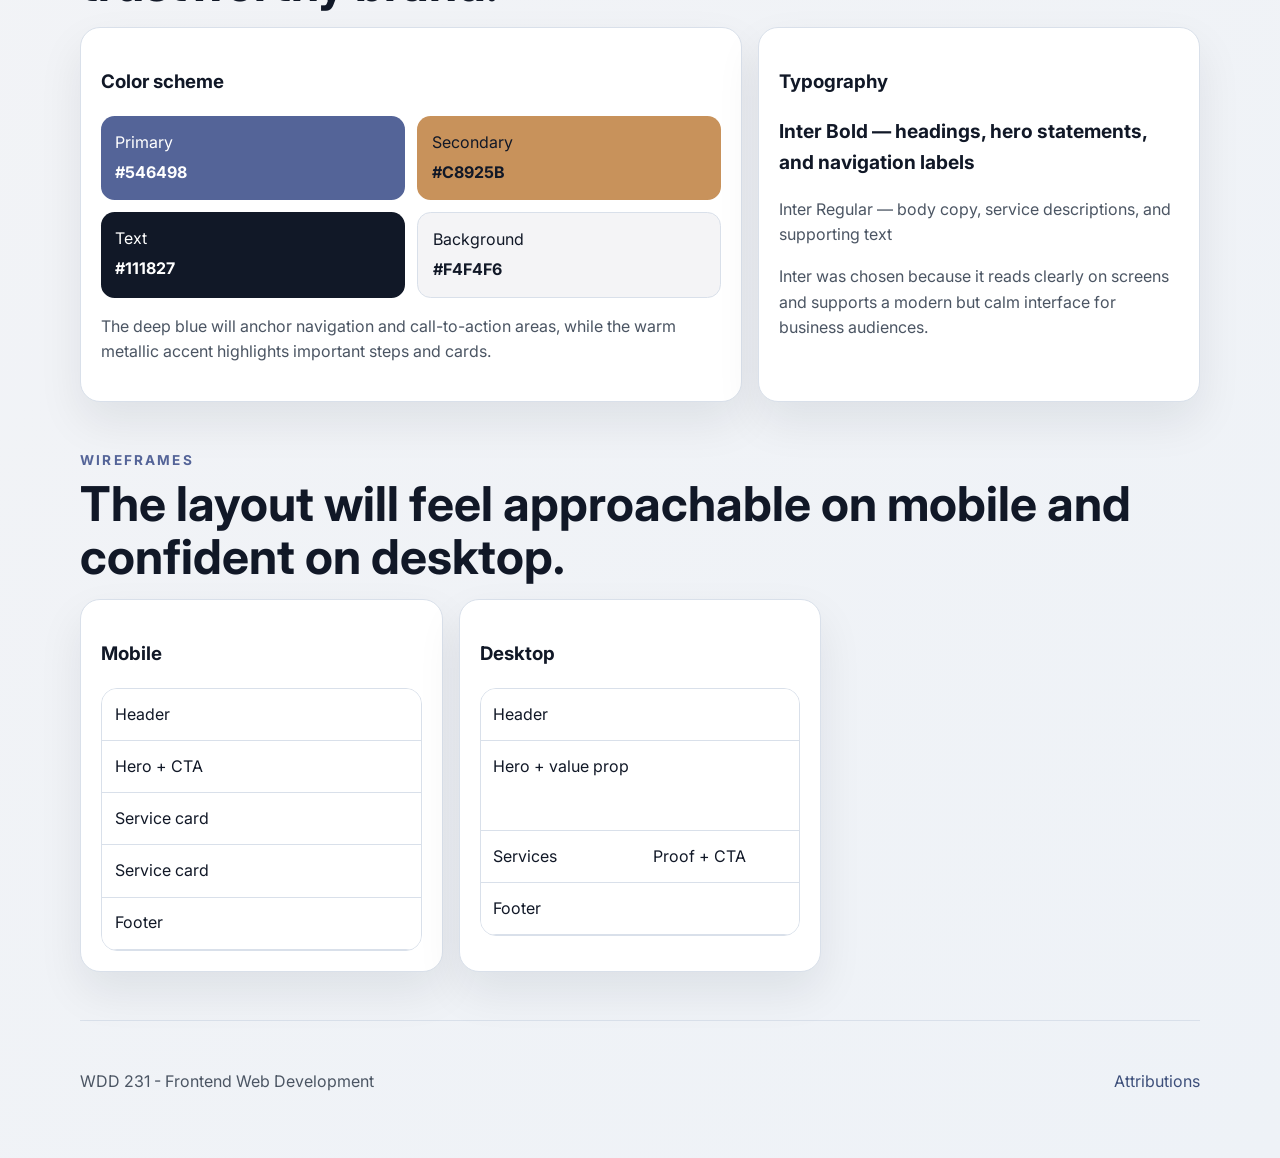
<file: final/siteplan.html>
<!DOCTYPE html>
<html lang="en">
  <head>
    <meta charset="UTF-8" >
    <meta name="viewport" content="width=device-width, initial-scale=1.0" >
    <meta name="author" content="Davi Szeremeta Zabroski" >
    <meta
      name="description"
      content="Planning document for the Tibian Tech website, built as a responsive, accessible launch blueprint."
    >
    <title>Tibian Tech | Site Plan</title>
    <link rel="icon" type="image/svg+xml" href="images/favicon.svg" />
    <meta property="og:type" content="website" >
    <meta property="og:title" content="Tibian Tech | Site Plan" >
    <meta
      property="og:description"
      content="Planning document for the Tibian Tech website, built as a responsive, accessible launch blueprint."
    >
    <meta property="og:url" content="https://deivezera.github.io/wdd231/final/siteplan.html" >
    <meta property="og:image" content="https://deivezera.github.io/wdd231/final/images/favicon.svg" >
    <link rel="preconnect" href="https://fonts.googleapis.com" />
    <link rel="preconnect" href="https://fonts.gstatic.com" crossorigin />
    <link
      href="https://fonts.googleapis.com/css2?family=Inter:wght@300;400;500;600;700;800&display=swap"
      rel="stylesheet"
    />
    <link rel="stylesheet" href="siteplan.css" />
  </head>
  <body>
    <header class="site-header">
      <a class="brand" href="#top" aria-label="Tibian Tech home">
        <span>
          <strong>Tibian Tech</strong>
          <small>Site plan & launch blueprint</small>
        </span>
      </a>
      <button
        id="menu-btn"
        class="menu-btn"
        aria-label="Open navigation"
        aria-expanded="false"
        aria-controls="nav-menu"
      >
        <span class="hamburger"></span>
        <span class="hamburger"></span>
        <span class="hamburger"></span>
      </button>
      <nav id="nav-menu" class="site-nav" aria-label="Sections">
        <ul>
          <li><a href="#purpose">Purpose</a></li>
          <li><a href="#scenarios">Scenarios</a></li>
          <li><a href="#visuals">Visual system</a></li>
          <li><a href="#wireframes">Wireframes</a></li>
        </ul>
      </nav>
    </header>

    <main id="top">
      <section class="hero">
        <div class="hero-copy">
          <p class="eyebrow">Tibian Tech • Website planning document</p>
          <h1>Built to help small businesses grow with clear technology and steady support.</h1>
          <p class="lede">
            The Tibian Tech website will present a friendly, professional partner for website creation,
            data systems, AI setup, and recurring care without the jargon or over-engineering.
          </p>
          <div class="hero-actions">
            <a class="button primary" href="#wireframes">See the wireframes</a>
          </div>
        </div>
        <aside class="hero-card" aria-label="Site overview">
          <h2>Site name</h2>
          <p><strong>Tibian Tech</strong></p>
          <p>This name is direct, memorable, and rooted in the company’s identity while keeping the focus on modern technology support.</p>
          <ul>
            <li>Primary audience: SMB owners and operators</li>
            <li>Primary CTA: Book a free consultation</li>
            <li>Theme: trustworthy, modern, practical</li>
          </ul>
        </aside>
      </section>

      <section id="purpose" class="section">
        <div class="section-heading">
          <p class="eyebrow">Site purpose</p>
          <h2>Show how Tibian Tech turns tech complexity into calm, useful momentum.</h2>
        </div>
        <div class="card-grid">
          <article class="card">
            <h3>What the site will do</h3>
            <p>
              The site will introduce Tibian Tech as a practical technology partner for businesses that need
              better websites, smoother operations, and guidance with AI and data.
            </p>
          </article>
          <article class="card">
            <h3>What visitors will find</h3>
            <p>
              Visitors will find clear service descriptions, a simple process, trust signals, and a clear next step to book a consultation.
            </p>
          </article>
          <article class="card">
            <h3>How success will be measured</h3>
            <p>
              The site will be judged by conversion focus, accessibility, mobile readiness, confidence-building content, and a consistent user journey.
            </p>
          </article>
        </div>
      </section>

      <section id="scenarios" class="section">
        <div class="section-heading">
          <p class="eyebrow">Audience scenarios</p>
          <h2>These questions guide the structure of every page.</h2>
        </div>
        <div class="card-grid scenarios">
          <article class="card scenario-card">
            <h3>“I need a better website, but I do not want a huge project.”</h3>
            <p>The homepage and services overview will explain quick wins, right-sized website packages, and the path to launch.</p>
          </article>
          <article class="card scenario-card">
            <h3>“I want AI help, but I am not sure where to start.”</h3>
            <p>The AI and business systems sections will present approachable solutions with plain-language guidance and clear next steps.</p>
          </article>
          <article class="card scenario-card">
            <h3>“I need someone dependable to keep things running.”</h3>
            <p>Recurring services, support language, and the “talk → build → grow” process will reinforce confidence and long-term partnership.</p>
          </article>
        </div>
      </section>

      <section id="visuals" class="section">
        <div class="section-heading">
          <p class="eyebrow">Visual system</p>
          <h2>Color and type choices support a professional, trustworthy brand.</h2>
        </div>
        <div class="visual-grid">
          <article class="card">
            <h3>Color scheme</h3>
            <div class="swatches">
              <div class="swatch primary"><span>Primary</span><strong>#546498</strong></div>
              <div class="swatch secondary"><span>Secondary</span><strong>#C8925B</strong></div>
              <div class="swatch text"><span>Text</span><strong>#111827</strong></div>
              <div class="swatch bg"><span>Background</span><strong>#F4F4F6</strong></div>
            </div>
            <p>
              The deep blue will anchor navigation and call-to-action areas, while the warm metallic accent highlights important steps and cards.
            </p>
          </article>
          <article class="card">
            <h3>Typography</h3>
            <p class="type-demo heading">Inter Bold — headings, hero statements, and navigation labels</p>
            <p class="type-demo body">Inter Regular — body copy, service descriptions, and supporting text</p>
            <p>
              Inter was chosen because it reads clearly on screens and supports a modern but calm interface for business audiences.
            </p>
          </article>
        </div>
      </section>

      <section id="wireframes" class="section">
        <div class="section-heading">
          <p class="eyebrow">Wireframes</p>
          <h2>The layout will feel approachable on mobile and confident on desktop.</h2>
        </div>
        <div class="wireframe-grid">
          <article class="card wireframe-card">
            <h3>Mobile</h3>
            <div class="wireframe mobile">
              <div class="wireframe-top">Header</div>
              <div class="wireframe-hero">Hero + CTA</div>
              <div class="wireframe-stack">
                <div class="wireframe-item">Service card</div>
                <div class="wireframe-item">Service card</div>
              </div>
              <div class="wireframe-footer">Footer</div>
            </div>
          </article>
          <article class="card wireframe-card">
            <h3>Desktop</h3>
            <div class="wireframe desktop">
              <div class="wireframe-top">Header</div>
              <div class="wireframe-hero large">Hero + value prop</div>
              <div class="wireframe-columns">
                <div class="wireframe-item">Services</div>
                <div class="wireframe-item">Proof + CTA</div>
              </div>
              <div class="wireframe-footer">Footer</div>
            </div>
          </article>
        </div>
      </section>


    </main>

    <footer class="site-footer">
      <p>WDD 231 - Frontend Web Development</p>
      <p><a href="attributions.html">Attributions</a></p>
    </footer>

    <script src="siteplan.js"></script>
  </body>
</html>
</file>
<file: styles/small.css>
:root {
    --color-primary: #1f4e78;
    --color-primary-dark: #143350;
    --color-accent: #f3c74d;
    --color-bg: #f4f6f9;
    --color-card: #ffffff;
    --color-text: #22303c;
    --color-text-light: #5b6b7a;
    --color-border: #d5dde5;
    --color-complete: #2e7d5b;
    --color-complete-bg: #e3f2ec;
    --radius: 10px;
    --shadow: 0 2px 8px rgba(31, 78, 120, 0.12);
    --font-family: "Montserrat", system-ui, -apple-system, Arial, sans-serif;
}

*,
*::before,
*::after {
    box-sizing: border-box;
}

html {
    font-size: 100%;
}

body {
    font-family: var(--font-family);
    color: var(--color-text);
    background-color: var(--color-bg);
    line-height: 1.6;
    margin: 0;
    min-width: 320px;
}

img {
    max-width: 100%;
    height: auto;
    display: block;
}

a {
    color: inherit;
    text-decoration: none;
}

.visually-hidden {
    position: absolute;
    width: 1px;
    height: 1px;
    padding: 0;
    margin: -1px;
    overflow: hidden;
    clip: rect(0 0 0 0);
    white-space: nowrap;
    border: 0;
}

.site-header {
    background: var(--color-primary);
    color: #ffffff;
    padding: 0.5rem 1rem;
    display: flex;
    flex-wrap: wrap;
    align-items: center;
    justify-content: space-between;
    gap: 0.5rem;
}

.logo {
    display: flex;
    align-items: center;
    gap: 0.75rem;
}

.logo img {
    width: 44px;
    height: 44px;
}

.logo-name {
    font-weight: 700;
    font-size: 1.05rem;
    line-height: 1.2;
}

.menu-btn {
    background: transparent;
    border: none;
    cursor: pointer;
    padding: 0.5rem;
    display: flex;
    flex-direction: column;
    gap: 5px;
    z-index: 10;
}

.hamburger {
    display: block;
    width: 28px;
    height: 3px;
    background: #ffffff;
    border-radius: 2px;
    transition: transform 0.25s ease, opacity 0.25s ease;
}

.menu-btn.open .hamburger:nth-child(1) {
    transform: translateY(8px) rotate(45deg);
}

.menu-btn.open .hamburger:nth-child(2) {
    opacity: 0;
}

.menu-btn.open .hamburger:nth-child(3) {
    transform: translateY(-8px) rotate(-45deg);
}

.nav-menu {
    flex-basis: 100%;
    display: none;
}

.nav-menu.open {
    display: block;
}

.nav-menu ul {
    list-style: none;
    margin: 0;
    padding: 0;
    display: flex;
    flex-direction: column;
}

.nav-menu a {
    display: block;
    padding: 0.75rem 0.5rem;
    color: #ffffff;
    font-weight: 600;
    border-bottom: 1px solid rgba(255, 255, 255, 0.15);
    transition: background-color 0.25s ease, color 0.25s ease;
}

.nav-menu a:hover,
.nav-menu a:focus {
    background: var(--color-primary-dark);
    color: var(--color-accent);
}

.nav-menu a.active {
    color: var(--color-accent);
    box-shadow: inset 4px 0 0 var(--color-accent);
}


main {
    width: 100%;
    max-width: 1280px;
    margin: 0 auto;
    padding: 1rem 1rem 2rem;
}

main h1 {
    font-size: 1.8rem;
    color: var(--color-primary);
    margin: 0.5rem 0 1rem;
}


section {
    background: var(--color-card);
    border: 1px solid var(--color-border);
    border-radius: var(--radius);
    box-shadow: var(--shadow);
    padding: 1rem;
    margin-bottom: 1.25rem;
}

section h2 {
    color: var(--color-primary);
    font-size: 1.3rem;
    margin-top: 0;
    border-bottom: 3px solid var(--color-accent);
    padding-bottom: 0.5rem;
}

.about {
    display: block;
    background: none;
    border: none;
    box-shadow: none;
    padding: 0;
}

.about-text,
.about-photo {
    background: var(--color-card);
    border: 1px solid var(--color-border);
    border-radius: var(--radius);
    box-shadow: var(--shadow);
    padding: 1rem;
    height: 100%;
}

.about-text p {
    margin: 0.5rem 0;
}

.about-photo {
    margin-top: 1rem;
    display: block;
}

.about-photo .photo-title {
    font-size: 0.9rem;
    font-weight: 600;
    text-transform: uppercase;
    letter-spacing: 1px;
    text-align: center;
    color: var(--color-text-light);
    border-bottom: none;
    padding-bottom: 0;
    margin-bottom: 0.75rem;
}

.about-photo img {
    width: 100%;
    max-width: 240px;
    margin: 0 auto;
    border-radius: var(--radius);
    border: 3px solid var(--color-accent);
}

/* Filter buttons */
.filter-buttons {
    display: flex;
    gap: 0.5rem;
    flex-wrap: wrap;
    margin-bottom: 1rem;
}

.filter-btn {
    background: var(--color-bg);
    border: 2px solid var(--color-primary);
    color: var(--color-primary);
    font-family: var(--font-family);
    font-weight: 600;
    font-size: 0.9rem;
    padding: 0.5rem 1rem;
    border-radius: 999px;
    cursor: pointer;
    transition: all 0.2s ease;
}

.filter-btn:hover {
    background: var(--color-primary);
    color: #ffffff;
}

.filter-btn.active {
    background: var(--color-primary);
    color: #ffffff;
}

/* Course grid */
.course-grid {
    display: grid;
    grid-template-columns: 1fr;
    gap: 0.75rem;
}

.course-card {
    background: var(--color-bg);
    border: 1px solid var(--color-border);
    border-left: 6px solid var(--color-primary);
    border-radius: 8px;
    padding: 0.75rem 1rem;
}

.course-card.completed {
    background: var(--color-complete-bg);
    border-left-color: var(--color-complete);
}

.course-card h3 {
    margin: 0 0 0.25rem;
    font-size: 1.05rem;
    color: var(--color-primary);
}

.course-card.completed h3 {
    color: var(--color-complete);
}

.course-card p {
    margin: 0.15rem 0;
    font-size: 0.9rem;
    color: var(--color-text-light);
}

.course-card .badge {
    display: inline-block;
    margin-top: 0.4rem;
    padding: 0.15rem 0.6rem;
    border-radius: 999px;
    font-size: 0.75rem;
    font-weight: 600;
    background: var(--color-primary);
    color: #ffffff;
}

.course-card.completed .badge {
    background: var(--color-complete);
}

.credits {
    margin-top: 1rem;
    font-weight: 700;
    color: var(--color-primary);
    text-align: right;
}

.site-footer {
    background: var(--color-primary-dark);
    color: #ffffff;
    text-align: center;
    padding: 1.25rem 1rem;
}

.site-footer p {
    margin: 0.35rem 0;
    font-size: 0.9rem;
}

.social {
    display: flex;
    justify-content: center;
    gap: 1rem;
    margin-bottom: 0.75rem;
}

.social a {
    color: #ffffff;
    display: inline-flex;
    align-items: center;
    padding: 0.25rem;
    border-radius: 6px;
    transition: color 0.25s ease, transform 0.25s ease;
}

.social a:hover,
.social a:focus {
    color: var(--color-accent);
    transform: translateY(-2px);
}
</file>
<file: styles/larger.css>
@media screen and (min-width: 792px) {
    .site-header {
        flex-wrap: nowrap;
        padding: 0.5rem 2rem;
    }

    .nav-menu {
        flex-basis: auto;
        display: block;
    }

    .nav-menu ul {
        flex-direction: row;
        gap: 0.5rem;
    }

    .nav-menu a {
        border-bottom: none;
        border-radius: 6px;
        padding: 0.6rem 1rem;
    }

    .nav-menu a.active {
        box-shadow: inset 0 -3px 0 var(--color-accent);
        background: var(--color-primary-dark);
    }

    .menu-btn {
        display: none;
    }

    .about {
        display: grid;
        grid-template-columns: 3fr 1fr;
        gap: 1.25rem;
        align-items: stretch;
    }

    .about-photo {
        margin-top: 0;
        display: flex;
        flex-direction: column;
    }

    .about-photo .photo-title {
        margin: 0 0 0.75rem;
    }

    .about-photo img {
        flex: 1 1 auto;
        min-width: 0;
        min-height: 0;
        max-width: 100%;
        margin: 0 auto;
        width: 100%;
        height: 100%;
        object-fit: cover;
    }

    .course-grid {
        grid-template-columns: repeat(auto-fit, minmax(320px, 1fr));
    }
}
</file>
<file: chamber/styles/small.css>
:root {
    --color-primary: #1f4e79;
    --color-primary-dark: #143350;
    --color-secondary: #5b9bd5;
    --color-accent: #f3c74d;
    --color-bg: #f5f7fa;
    --color-surface: #ffffff;
    --color-card: #f1f4f8;
    --color-header-bg: #eef1f5;
    --color-text: #1f2937;
    --color-text-muted: #5b6b7a;
    --color-border: #d5dde5;
    --color-link: #1f4e79;
    --color-on-accent: #143350;
    --radius: 12px;
    --shadow: 0 2px 8px rgba(31, 78, 121, 0.12);
    --shadow-card: 0 1px 4px rgba(31, 78, 121, 0.10);
    --font-family: "Roboto", Arial, sans-serif;
}

html[data-theme="dark"] {
    --color-primary: #7fb2e8;
    --color-primary-dark: #5b9bd5;
    --color-secondary: #5b9bd5;
    --color-accent: #f3c74d;
    --color-bg: #0f1419;
    --color-surface: #1a2027;
    --color-card: #20272f;
    --color-header-bg: #171d24;
    --color-text: #e8edf3;
    --color-text-muted: #9aa9b8;
    --color-border: #2d363f;
    --color-link: #8dc0f0;
    --shadow: 0 2px 8px rgba(0, 0, 0, 0.4);
    --shadow-card: 0 1px 4px rgba(0, 0, 0, 0.4);
}

*,
*::before,
*::after {
    box-sizing: border-box;
}

html {
    font-size: 100%;
}

body {
    font-family: var(--font-family);
    color: var(--color-text);
    background-color: var(--color-bg);
    line-height: 1.6;
    margin: 0;
    min-width: 320px;
    -webkit-font-smoothing: antialiased;
}

img {
    max-width: 100%;
    height: auto;
    display: block;
}

a {
    color: var(--color-link);
    text-decoration: none;
}

a:hover,
a:focus {
    text-decoration: underline;
}

.visually-hidden {
    position: absolute;
    width: 1px;
    height: 1px;
    padding: 0;
    margin: -1px;
    overflow: hidden;
    clip: rect(0 0 0 0);
    white-space: nowrap;
    border: 0;
}

/* ---------- Header ---------- */
.site-header {
    background: var(--color-header-bg);
    color: var(--color-text);
    border-bottom: 1px solid var(--color-border);
    padding: 0.6rem 1rem;
    display: flex;
    flex-wrap: wrap;
    align-items: center;
    justify-content: space-between;
    gap: 0.4rem 1rem;
}

.logo {
    display: flex;
    align-items: center;
    gap: 0.6rem;
    flex: 1 1 auto;
    min-width: 0;
}

.logo img {
    width: 42px;
    height: 42px;
    flex: 0 0 auto;
}

.logo-name {
    font-weight: 700;
    font-size: 1.02rem;
    line-height: 1.2;
    color: var(--color-primary);
    min-width: 0;
    overflow-wrap: break-word;
}

.logo-sub {
    display: block;
    font-size: 0.88em;
}

.theme-toggle {
    background: transparent;
    border: 1px solid var(--color-border);
    border-radius: 8px;
    color: var(--color-text);
    cursor: pointer;
    padding: 0.35rem;
    display: inline-flex;
    align-items: center;
    justify-content: center;
    flex: 0 0 auto;
}

.theme-toggle:hover,
.theme-toggle:focus {
    background: var(--color-card);
}

html[data-theme="dark"] .icon-sun {
    display: block;
}

html[data-theme="dark"] .icon-moon {
    display: none;
}

.icon-sun {
    display: none;
}

.icon-moon {
    display: block;
}

.menu-btn {
    background: transparent;
    border: none;
    cursor: pointer;
    padding: 0.5rem;
    display: flex;
    flex-direction: column;
    gap: 5px;
    flex: 0 0 auto;
    z-index: 10;
}

.hamburger {
    display: block;
    width: 28px;
    height: 3px;
    background: var(--color-primary);
    border-radius: 2px;
    transition: transform 0.25s ease, opacity 0.25s ease;
}

.menu-btn.open .hamburger:nth-child(1) {
    transform: translateY(8px) rotate(45deg);
}

.menu-btn.open .hamburger:nth-child(2) {
    opacity: 0;
}

.menu-btn.open .hamburger:nth-child(3) {
    transform: translateY(-8px) rotate(-45deg);
}

.nav-menu {
    flex-basis: 100%;
    display: none;
}

.nav-menu.open {
    display: block;
}

.nav-menu ul {
    list-style: none;
    margin: 0;
    padding: 0;
    display: flex;
    flex-direction: column;
}

.nav-menu a {
    display: block;
    padding: 0.75rem 0.5rem;
    color: var(--color-text);
    font-weight: 600;
    border-bottom: 1px solid var(--color-border);
    transition: background-color 0.25s ease, color 0.25s ease;
}

.nav-menu a:hover,
.nav-menu a:focus {
    background: var(--color-card);
    color: var(--color-primary);
    text-decoration: none;
}

.nav-menu a.active {
    color: var(--color-primary);
    box-shadow: inset 4px 0 0 var(--color-primary);
}

/* ---------- Main ---------- */
main {
    width: 100%;
    max-width: 1200px;
    margin: 0 auto;
    padding: 1rem 1rem 2rem;
}

main h1 {
    font-size: 1.8rem;
    color: var(--color-primary);
    margin: 0.5rem 0 0.75rem;
}

.directory-head {
    display: flex;
    flex-direction: column;
    align-items: center;
    gap: 0.75rem;
    margin-bottom: 0.5rem;
}

.view-toggle {
    display: flex;
    gap: 0.5rem;
}

.view-btn {
    background: var(--color-surface);
    border: 2px solid var(--color-primary);
    color: var(--color-primary);
    font-family: var(--font-family);
    font-weight: 700;
    font-size: 0.95rem;
    padding: 0.5rem 1.4rem;
    border-radius: 999px;
    cursor: pointer;
    transition: all 0.2s ease;
}

.view-btn:hover,
.view-btn:focus {
    background: var(--color-primary);
    color: var(--color-surface);
    text-decoration: none;
}

.view-btn.active {
    background: var(--color-primary);
    color: var(--color-surface);
}

.member-count {
    text-align: center;
    color: var(--color-text-muted);
    font-size: 0.9rem;
    margin: 0.25rem 0 1rem;
}

/* ---------- Directory ---------- */
.directory-grid {
    display: grid;
    grid-template-columns: minmax(0, 1fr);
    gap: 1.1rem;
}

.directory-list {
    display: block;
    max-width: 900px;
    margin: 0 auto;
}

.member-table {
    width: 100%;
    border-collapse: collapse;
    font-size: 0.9rem;
}

.member-table thead {
    display: none;
}

.member-table tbody tr {
    display: block;
    padding: 0.75rem;
    margin-bottom: 0.75rem;
    background: var(--color-card);
    border: 1px solid var(--color-border);
    border-radius: var(--radius);
    box-shadow: var(--shadow-card);
}

.member-table tbody tr:last-child {
    margin-bottom: 0;
}

.member-table td {
    display: flex;
    flex-direction: column;
    border: none;
    padding: 0.3rem 0;
    min-width: 0;
    overflow-wrap: anywhere;
}

.member-table td::before {
    content: attr(data-label);
    font-weight: 700;
    font-size: 0.72rem;
    letter-spacing: 0.5px;
    text-transform: uppercase;
    color: var(--color-text-muted);
}

.member-table td[data-label="Business"] strong {
    color: var(--color-primary);
}

.member-table td[data-label="Business"] .tagline {
    display: block;
    font-size: 0.85rem;
    color: var(--color-text-muted);
    margin-top: 0.15rem;
}

.member-table .membership {
    width: fit-content;
}

.card {
    background: var(--color-card);
    border: 1px solid var(--color-border);
    border-radius: var(--radius);
    box-shadow: var(--shadow-card);
    padding: 1.1rem;
    display: flex;
    flex-direction: column;
    min-width: 0;
}

.card h3 {
    margin: 0 0 0.2rem;
    font-size: 1.08rem;
    color: var(--color-primary);
    text-align: center;
}

.card .tagline {
    margin: 0;
    font-size: 0.9rem;
    color: var(--color-text-muted);
    text-align: center;
}

.card .membership {
    margin: 0.5rem auto 0;
    display: inline-block;
    padding: 0.12rem 0.7rem;
    border-radius: 999px;
    font-size: 0.72rem;
    font-weight: 700;
    text-transform: uppercase;
    letter-spacing: 0.5px;
    width: fit-content;
}

.membership.member {
    background: var(--color-surface);
    color: var(--color-text-muted);
    border: 1px solid var(--color-border);
}

.membership.silver {
    background: #e6ecef;
    color: #4a5a63;
    border: 1px solid #c7d2d8;
}

.membership.gold {
    background: #fdf0cf;
    color: #8a6a12;
    border: 1px solid #ead9a4;
}

html[data-theme="dark"] .membership.silver {
    background: #2c3740;
    color: #c3d2da;
    border-color: #3d4b56;
}

html[data-theme="dark"] .membership.gold {
    background: #3a3218;
    color: #f0d98a;
    border-color: #5a4d22;
}

.card hr {
    margin: 0.8rem 0;
    border: 0;
    border-top: 1px solid var(--color-border);
    width: 100%;
}

.card-body {
    display: flex;
    align-items: center;
    gap: 1rem;
}

.card-body img {
    width: 92px;
    height: 92px;
    flex: 0 0 92px;
    border-radius: 10px;
    background: var(--color-surface);
    border: 1px solid var(--color-border);
    padding: 4px;
}

.card .contact {
    list-style: none;
    margin: 0;
    padding: 0;
    font-size: 0.88rem;
    min-width: 0;
}

.card .contact li {
    margin: 0.18rem 0;
    overflow-wrap: break-word;
}

.card .contact .label {
    font-weight: 700;
    font-size: 0.72rem;
    letter-spacing: 0.5px;
    color: var(--color-text-muted);
}

/* ---------- Hero ---------- */
.hero {
    position: relative;
    overflow: hidden;
    border-radius: var(--radius);
    border: 1px solid var(--color-border);
    box-shadow: var(--shadow-card);
    margin-bottom: 1.25rem;
}

.hero img {
    width: 100%;
    height: auto;
    min-height: 260px;
    object-fit: cover;
}

.hero-content {
    position: absolute;
    inset: 0;
    display: flex;
    flex-direction: column;
    justify-content: flex-end;
    align-items: flex-start;
    padding: 1.25rem;
    gap: 0.35rem;
    color: #ffffff;
    background: linear-gradient(to top, rgba(6, 20, 38, 0.75), rgba(6, 20, 38, 0) 65%);
}

.hero-content h1 {
    margin: 0;
    font-size: 1.5rem;
    line-height: 1.15;
    color: #ffffff;
    text-shadow: 0 1px 4px rgba(0, 0, 0, 0.4);
}

.hero-content p {
    margin: 0;
    max-width: 34em;
    font-size: 0.95rem;
    text-shadow: 0 1px 3px rgba(0, 0, 0, 0.45);
}

.cta-btn {
    display: inline-block;
    margin-top: 0.5rem;
    padding: 0.7rem 1.5rem;
    border-radius: 999px;
    background: var(--color-accent);
    color: var(--color-on-accent);
    font-weight: 700;
    font-size: 1rem;
    box-shadow: 0 2px 8px rgba(0, 0, 0, 0.3);
    transition: transform 0.2s ease, background-color 0.2s ease;
}

.cta-btn:hover,
.cta-btn:focus {
    background: var(--color-accent);
    color: var(--color-on-accent);
    transform: translateY(-2px);
    text-decoration: none;
}

/* ---------- Home sections ---------- */
.home-section {
    background: var(--color-card);
    border: 1px solid var(--color-border);
    border-radius: var(--radius);
    box-shadow: var(--shadow-card);
    padding: 1.1rem;
    margin-bottom: 1.25rem;
    min-width: 0;
}

.home-section h2 {
    color: var(--color-primary);
    font-size: 1.35rem;
    margin: 0 0 0.9rem;
    padding-bottom: 0.5rem;
    border-bottom: 3px solid var(--color-secondary);
}

.events-list {
    display: grid;
    grid-template-columns: minmax(0, 1fr);
    gap: 0.9rem;
}

.event-card {
    background: var(--color-surface);
    border: 1px solid var(--color-border);
    border-left: 5px solid var(--color-secondary);
    border-radius: 8px;
    padding: 0.85rem 1rem;
    min-width: 0;
}

.event-date {
    margin: 0 0 0.3rem;
    font-weight: 700;
    font-size: 0.78rem;
    text-transform: uppercase;
    letter-spacing: 0.5px;
    color: var(--color-text-muted);
}

.event-card h3 {
    margin: 0 0 0.2rem;
    font-size: 1.05rem;
    color: var(--color-primary);
}

.event-loc {
    margin: 0.1rem 0;
    font-size: 0.85rem;
    font-weight: 600;
}

.event-desc {
    margin: 0.25rem 0 0;
    font-size: 0.88rem;
    color: var(--color-text-muted);
}

/* ---------- Weather ---------- */
.weather-current {
    text-align: center;
    padding: 0.5rem 0 0.25rem;
}

.weather-location {
    margin: 0;
    font-weight: 700;
    font-size: 0.9rem;
    text-transform: uppercase;
    letter-spacing: 1px;
    color: var(--color-text-muted);
}

.weather-icon {
    width: 72px;
    height: 72px;
    margin: 0.25rem auto;
}

.weather-temp {
    margin: 0;
    font-size: 2.2rem;
    font-weight: 700;
    line-height: 1.1;
    color: var(--color-primary);
}

.weather-desc {
    margin: 0.25rem 0 0;
    color: var(--color-text-muted);
    text-transform: capitalize;
}

.weather-sub {
    margin: 1rem 0 0.6rem;
    padding-top: 0.8rem;
    border-top: 1px solid var(--color-border);
    font-size: 1rem;
    color: var(--color-primary);
}

.weather-forecast {
    display: grid;
    grid-template-columns: repeat(3, minmax(0, 1fr));
    gap: 0.6rem;
}

.forecast-day {
    background: var(--color-surface);
    border: 1px solid var(--color-border);
    border-radius: 8px;
    padding: 0.6rem 0.4rem;
    text-align: center;
    min-width: 0;
}

.forecast-label {
    margin: 0;
    font-weight: 700;
    font-size: 0.85rem;
    color: var(--color-primary);
}

.forecast-icon {
    width: 44px;
    height: 44px;
    margin: 0.2rem auto;
}

.forecast-high {
    margin: 0;
    font-weight: 700;
    font-size: 1.05rem;
}

.forecast-desc {
    margin: 0.1rem 0 0;
    font-size: 0.78rem;
    color: var(--color-text-muted);
}

.weather-error {
    margin: 0;
    font-size: 0.9rem;
    color: var(--color-text-muted);
}

/* ---------- Spotlights ---------- */
.spotlight-grid {
    display: grid;
    grid-template-columns: minmax(0, 1fr);
    gap: 1.1rem;
}

.spotlight-card {
    background: var(--color-surface);
    border: 1px solid var(--color-border);
    border-radius: var(--radius);
    box-shadow: var(--shadow-card);
    padding: 1.1rem;
    text-align: center;
    min-width: 0;
}

.spotlight-card img {
    width: 88px;
    height: 88px;
    margin: 0 auto 0.6rem;
    padding: 4px;
    border-radius: 10px;
    border: 1px solid var(--color-border);
    background: var(--color-card);
}

.spotlight-card h3 {
    margin: 0.2rem 0;
    font-size: 1.1rem;
    color: var(--color-primary);
}

.spotlight-card .tagline {
    margin: 0 0 0.5rem;
    font-size: 0.9rem;
    color: var(--color-text-muted);
}

.spotlight-details {
    list-style: none;
    margin: 0.75rem 0 0;
    padding: 0;
    font-size: 0.9rem;
    text-align: left;
}

.spotlight-details li {
    margin: 0.3rem 0;
    overflow-wrap: anywhere;
}

/* ---------- Footer ---------- */
.site-footer {
    background: var(--color-header-bg);
    color: var(--color-text);
    border-top: 1px solid var(--color-border);
    padding: 1.5rem 1rem 1.25rem;
    margin-top: 2rem;
    display: flex;
    flex-direction: column;
    align-items: center;
    gap: 1.25rem;
    text-align: center;
}

.footer-section p {
    margin: 0.3rem 0;
    font-size: 0.9rem;
}

.footer-section a {
    color: var(--color-link);
}

.footer-title {
    font-size: 1.05rem;
    color: var(--color-primary);
    margin: 0 0 0.4rem;
    border-bottom: 3px solid var(--color-secondary);
    display: inline-block;
    padding-bottom: 0.25rem;
}

.footer-social {
    display: flex;
    justify-content: center;
    gap: 1rem;
}

.footer-social a {
    color: var(--color-text);
    display: inline-flex;
    align-items: center;
    padding: 0.3rem;
    border-radius: 8px;
    transition: color 0.25s ease, transform 0.25s ease;
}

.footer-social a:hover,
.footer-social a:focus {
    color: var(--color-primary);
    transform: translateY(-2px);
    text-decoration: none;
}

.footer-dev p {
    color: var(--color-text-muted);
}

/* ---------- Join: layout ---------- */
.join-intro {
    max-width: 60em;
    color: var(--color-text-muted);
    margin-top: 0;
}

.join-subhead {
    color: var(--color-primary);
    font-size: 1.3rem;
    margin: 0 0 0.9rem;
    padding-bottom: 0.5rem;
    border-bottom: 3px solid var(--color-secondary);
}

.join-layout {
    display: block;
}

.join-form-section,
.membership-cards-section {
    min-width: 0;
}

.membership-cards-section {
    margin-top: 2rem;
}

/* ---------- Join: form ---------- */
.join-form {
    display: flex;
    flex-direction: column;
    gap: 1rem;
    background: var(--color-card);
    border: 1px solid var(--color-border);
    border-radius: var(--radius);
    box-shadow: var(--shadow-card);
    padding: 1.25rem;
}

.join-form label {
    display: flex;
    flex-direction: column;
    gap: 0.35rem;
    font-weight: 600;
    font-size: 0.92rem;
    color: var(--color-text);
}

.join-form input[type="text"],
.join-form input[type="email"],
.join-form input[type="tel"],
.join-form textarea {
    font-family: var(--font-family);
    font-size: 1rem;
    font-weight: 400;
    color: var(--color-text);
    background: var(--color-surface);
    border: 1px solid var(--color-border);
    border-radius: 8px;
    padding: 0.65rem 0.75rem;
    width: 100%;
}

.join-form textarea {
    resize: vertical;
    min-height: 7rem;
}

.join-form input:focus,
.join-form textarea:focus {
    outline: 3px solid var(--color-secondary);
    outline-offset: 1px;
    border-color: var(--color-primary);
}

.membership-fieldset {
    border: 1px solid var(--color-border);
    border-radius: 8px;
    padding: 0.75rem 1rem 1rem;
    margin: 0;
}

.membership-fieldset legend {
    font-weight: 700;
    color: var(--color-primary);
    padding: 0 0.4rem;
}

.radio-option {
    flex-direction: row !important;
    align-items: center;
    gap: 0.6rem !important;
    font-weight: 400 !important;
    padding: 0.4rem 0;
    cursor: pointer;
}

.radio-option input[type="radio"] {
    width: 1.15rem;
    height: 1.15rem;
    accent-color: var(--color-primary);
    flex: 0 0 auto;
}

.radio-option:focus-within {
    outline: 3px solid var(--color-secondary);
    outline-offset: 2px;
    border-radius: 6px;
}

.submit-btn {
    font-family: var(--font-family);
    font-size: 1.05rem;
    font-weight: 700;
    color: var(--color-on-accent);
    background: var(--color-accent);
    border: none;
    border-radius: 999px;
    padding: 0.8rem 1.5rem;
    cursor: pointer;
    transition: transform 0.2s ease, box-shadow 0.2s ease;
}

.submit-btn:hover,
.submit-btn:focus {
    transform: translateY(-2px);
    box-shadow: 0 4px 12px rgba(0, 0, 0, 0.2);
}

/* ---------- Join: membership cards ---------- */
.membership-cards {
    display: grid;
    grid-template-columns: minmax(0, 1fr);
    gap: 1rem;
}

.membership-card {
    background: var(--color-surface);
    border: 1px solid var(--color-border);
    border-top: 5px solid var(--color-secondary);
    border-radius: var(--radius);
    box-shadow: var(--shadow-card);
    padding: 1.1rem;
    display: flex;
    flex-direction: column;
    min-width: 0;
    opacity: 0;
    animation: cardRise 0.6s ease-out forwards;
}

.membership-card h3 {
    margin: 0 0 0.2rem;
    font-size: 1.15rem;
    color: var(--color-primary);
}

.card-price {
    margin: 0;
    font-weight: 700;
    font-size: 0.95rem;
    color: var(--color-on-accent);
}

.card-desc {
    margin: 0.5rem 0 1rem;
    font-size: 0.9rem;
    color: var(--color-text-muted);
    flex: 1 1 auto;
}

.card-link {
    align-self: flex-start;
    background: none;
    border: none;
    padding: 0;
    font-family: var(--font-family);
    font-size: 0.95rem;
    font-weight: 700;
    color: var(--color-link);
    cursor: pointer;
    text-decoration: none;
}

.card-link:hover,
.card-link:focus {
    text-decoration: underline;
}

@keyframes cardRise {
    from {
        opacity: 0;
        transform: translateY(18px);
    }
    to {
        opacity: 1;
        transform: translateY(0);
    }
}

@media (prefers-reduced-motion: reduce) {
    .membership-card {
        animation: none;
        opacity: 1;
    }
}

/* ---------- Join: modals ---------- */
.membership-modal {
    border: 1px solid var(--color-border);
    border-radius: var(--radius);
    box-shadow: 0 10px 40px rgba(0, 0, 0, 0.35);
    background: var(--color-surface);
    color: var(--color-text);
    max-width: 32rem;
    width: calc(100% - 2rem);
    padding: 1.5rem;
}

.membership-modal::backdrop {
    background: rgba(6, 20, 38, 0.6);
}

.membership-modal h2 {
    margin: 0 0 0.25rem;
    color: var(--color-primary);
    font-size: 1.3rem;
}

.modal-price {
    margin: 0 0 0.75rem;
    font-weight: 700;
    color: var(--color-text-muted);
}

.membership-modal ul {
    margin: 0 0 1.25rem;
    padding-left: 1.25rem;
}

.membership-modal li {
    margin: 0.35rem 0;
}

.modal-close {
    font-family: var(--font-family);
    font-weight: 700;
    font-size: 0.95rem;
    color: var(--color-surface);
    background: var(--color-primary);
    border: none;
    border-radius: 999px;
    padding: 0.55rem 1.4rem;
    cursor: pointer;
}

.modal-close:hover,
.modal-close:focus {
    background: var(--color-primary-dark);
}

/* ---------- Thank You page ---------- */
.thankyou {
    max-width: 46rem;
    margin: 0 auto;
    text-align: center;
}

.thankyou-message {
    font-size: 1.05rem;
    color: var(--color-text-muted);
}

.thankyou-subhead {
    color: var(--color-primary);
    font-size: 1.3rem;
    margin: 1.75rem 0 1rem;
    padding-bottom: 0.5rem;
    border-bottom: 3px solid var(--color-secondary);
}

.submission-summary {
    margin: 0;
    text-align: left;
    background: var(--color-card);
    border: 1px solid var(--color-border);
    border-radius: var(--radius);
    box-shadow: var(--shadow-card);
    overflow: hidden;
}

.summary-row {
    display: flex;
    flex-direction: column;
    gap: 0.15rem;
    padding: 0.85rem 1.1rem;
    border-bottom: 1px solid var(--color-border);
}

.summary-row:last-child {
    border-bottom: none;
}

.summary-row dt {
    font-weight: 700;
    font-size: 0.72rem;
    letter-spacing: 0.5px;
    text-transform: uppercase;
    color: var(--color-text-muted);
}

.summary-row dd {
    margin: 0;
    font-size: 1rem;
    overflow-wrap: anywhere;
}

.thankyou-return {
    margin-top: 1.75rem;
}

/* ---------- Discover page ---------- */
.discover-subhead {
    color: var(--color-primary);
    font-size: 1.35rem;
    margin: 1.75rem 0 1rem;
    padding-bottom: 0.5rem;
    border-bottom: 3px solid var(--color-secondary);
}

.discover-intro p {
    max-width: 62em;
    color: var(--color-text);
}

.fact-list {
    list-style: none;
    margin: 1rem 0 0;
    padding: 0;
    display: grid;
    grid-template-columns: repeat(2, minmax(0, 1fr));
    gap: 0.75rem;
}

.fact-list li {
    background: var(--color-card);
    border: 1px solid var(--color-border);
    border-radius: 8px;
    box-shadow: var(--shadow-card);
    padding: 0.7rem 0.9rem;
    display: flex;
    flex-direction: column;
}

.fact-value {
    font-size: 1.25rem;
    font-weight: 700;
    color: var(--color-primary);
}

.fact-label {
    font-size: 0.78rem;
    text-transform: uppercase;
    letter-spacing: 0.5px;
    color: var(--color-text-muted);
}

/* ---------- Discover: visit notice ---------- */
.visit-notice {
    position: relative;
    display: flex;
    align-items: center;
    gap: 1rem;
    margin: 1.25rem 0;
    padding: 0.85rem 2.6rem 0.85rem 1.1rem;
    background: var(--color-card);
    border: 1px solid var(--color-border);
    border-left: 5px solid var(--color-accent);
    border-radius: 8px;
    box-shadow: var(--shadow-card);
}

.visit-notice[hidden] {
    display: none;
}

.visit-notice p {
    margin: 0;
    font-weight: 500;
}

.visit-close {
    position: absolute;
    top: 0.35rem;
    right: 0.5rem;
    background: none;
    border: none;
    font-size: 1.6rem;
    line-height: 1;
    color: var(--color-text-muted);
    cursor: pointer;
    padding: 0.15rem 0.4rem;
    border-radius: 6px;
}

.visit-close:hover,
.visit-close:focus {
    color: var(--color-primary);
    background: var(--color-surface);
}

/* ---------- Discover: interest grid ---------- */
.interest-grid {
    display: grid;
    grid-template-columns: minmax(0, 1fr);
    grid-template-areas:
        "c1"
        "c2"
        "c3"
        "c4"
        "c5"
        "c6"
        "c7"
        "c8";
    gap: 1.1rem;
}

.area-1 { grid-area: c1; }
.area-2 { grid-area: c2; }
.area-3 { grid-area: c3; }
.area-4 { grid-area: c4; }
.area-5 { grid-area: c5; }
.area-6 { grid-area: c6; }
.area-7 { grid-area: c7; }
.area-8 { grid-area: c8; }

.interest-card {
    background: var(--color-card);
    border: 1px solid var(--color-border);
    border-radius: var(--radius);
    box-shadow: var(--shadow-card);
    padding: 1.1rem;
    display: flex;
    flex-direction: column;
    min-width: 0;
}

.interest-card h2 {
    margin: 0 0 0.7rem;
    font-size: 1.15rem;
    color: var(--color-primary);
}

.interest-card figure {
    position: relative;
    margin: 0;
    border-radius: 10px;
    overflow: hidden;
    background: var(--color-surface);
    border: 1px solid var(--color-border);
}

.interest-card figure img {
    display: block;
    width: 100%;
    height: 200px;
    object-fit: cover;
    transition: transform 0.4s ease, filter 0.4s ease;
}

.interest-card address {
    font-style: normal;
    font-size: 0.82rem;
    font-weight: 600;
    color: var(--color-text-muted);
    margin: 0.7rem 0 0.35rem;
    overflow-wrap: anywhere;
}

.interest-card .card-text {
    margin: 0 0 1rem;
    font-size: 0.9rem;
    color: var(--color-text);
    flex: 1 1 auto;
}

/* Hover effect only on larger, pointer-capable screens */
@media (min-width: 641px) and (hover: hover) {
    .interest-card figure::after {
        content: "";
        position: absolute;
        inset: 0;
        background: linear-gradient(to top, rgba(6, 20, 38, 0.55), rgba(6, 20, 38, 0) 60%);
        opacity: 0;
        transition: opacity 0.4s ease;
        pointer-events: none;
    }

    .interest-card figure:hover img,
    .interest-card figure:focus-within img {
        transform: scale(1.09);
        filter: saturate(1.25) brightness(1.05);
    }

    .interest-card figure:hover::after,
    .interest-card figure:focus-within::after {
        opacity: 1;
    }

    .interest-card:hover {
        box-shadow: 0 8px 22px rgba(31, 78, 121, 0.25);
    }
}

/* ---------- Discover: modal ---------- */
.place-modal {
    border: 1px solid var(--color-border);
    border-radius: var(--radius);
    box-shadow: 0 10px 40px rgba(0, 0, 0, 0.35);
    background: var(--color-surface);
    color: var(--color-text);
    max-width: 32rem;
    width: calc(100% - 2rem);
    padding: 1.5rem;
}

.place-modal::backdrop {
    background: rgba(6, 20, 38, 0.6);
}

.place-modal h2 {
    margin: 0 0 0.35rem;
    color: var(--color-primary);
    font-size: 1.3rem;
}

.place-modal-address {
    margin: 0 0 0.9rem;
    font-weight: 600;
    font-size: 0.85rem;
    color: var(--color-text-muted);
}

.place-modal p {
    margin-top: 0;
}
</file>
<file: chamber/styles/larger.css>
@media screen and (min-width: 520px) {
    .logo-sub {
        display: inline;
        font-size: inherit;
    }
}

@media screen and (min-width: 812px) {
    .site-header {
        flex-wrap: nowrap;
        padding: 0.5rem 1.5rem;
        gap: 1rem;
    }

    .nav-menu {
        flex-basis: auto;
        display: block;
    }

    .nav-menu ul {
        flex-direction: row;
        gap: 0.25rem;
    }

    .nav-menu a {
        border-bottom: none;
        border-radius: 6px;
        padding: 0.55rem 0.9rem;
    }

    .nav-menu a.active {
        box-shadow: inset 0 -3px 0 var(--color-secondary);
        color: var(--color-primary);
    }

    .menu-btn {
        display: none;
    }

    main {
        padding: 2rem 1.5rem 2.5rem;
    }

    main h1 {
        font-size: 2rem;
    }

    .directory-head {
        flex-direction: row;
        justify-content: space-between;
        align-items: baseline;
    }

    .directory-head h1 {
        margin: 0;
    }

    .member-count {
        text-align: left;
    }

    .site-footer {
        flex-direction: row;
        justify-content: space-between;
        align-items: flex-start;
        text-align: left;
        padding: 2rem 2rem 1.5rem;
    }

    .footer-section {
        flex: 1 1 0;
    }

    .footer-social {
        justify-content: center;
    }

    .footer-dev {
        text-align: right;
    }
}

@media screen and (min-width: 812px) {
    .hero img {
        min-height: 360px;
    }

    .hero-content {
        padding: 2rem 2.5rem;
    }

    .hero-content h1 {
        font-size: 2.4rem;
    }

    .hero-content p {
        font-size: 1.05rem;
    }

    .cta-btn {
        padding: 0.85rem 1.9rem;
        font-size: 1.1rem;
    }

    .home-grid {
        display: grid;
        grid-template-columns: 2fr 1fr;
        gap: 1.25rem;
        align-items: start;
    }

    .spotlight-grid {
        grid-template-columns: repeat(3, minmax(0, 1fr));
    }
}

@media screen and (min-width: 640px) {
    .directory-grid {
        grid-template-columns: repeat(2, minmax(0, 1fr));
    }

    .member-table thead {
        display: table-header-group;
    }

    .member-table tbody tr {
        display: table-row;
        padding: 0;
        margin: 0;
        background: none;
        border: none;
        border-radius: 0;
        box-shadow: none;
    }

    .member-table td {
        display: table-cell;
        padding: 0.7rem 1rem;
        border-bottom: 1px solid var(--color-border);
        vertical-align: top;
    }

    .member-table td::before {
        content: none;
    }

    .member-table tbody tr:last-child td {
        border-bottom: none;
    }
}

@media screen and (min-width: 1060px) {
    .directory-grid {
        grid-template-columns: repeat(3, minmax(0, 1fr));
    }

    .card {
        padding: 1.25rem;
    }

    .card-body img {
        width: 100px;
        height: 100px;
        flex-basis: 100px;
    }
}

@media screen and (min-width: 812px) {
    .join-layout {
        display: grid;
        grid-template-columns: 3fr 2fr;
        gap: 1.75rem;
        align-items: start;
    }

    .membership-cards-section {
        margin-top: 0;
        position: sticky;
        top: 1.5rem;
    }

    .membership-cards {
        grid-template-columns: minmax(0, 1fr);
    }

    .summary-row {
        flex-direction: row;
        align-items: baseline;
        gap: 1rem;
    }

    .summary-row dt {
        flex: 0 0 12rem;
    }
}

/* Discover: medium screens (641px - 1024px) */
@media screen and (min-width: 641px) {
    .interest-grid {
        grid-template-columns: repeat(2, minmax(0, 1fr));
        grid-template-areas:
            "c1 c1"
            "c2 c3"
            "c4 c5"
            "c6 c7"
            "c8 c8";
    }
}

/* Discover: large screens (1025px and above) */
@media screen and (min-width: 1025px) {
    .interest-grid {
        grid-template-columns: repeat(3, minmax(0, 1fr));
        grid-template-areas:
            "c1 c1 c2"
            "c1 c1 c3"
            "c4 c5 c6"
            "c7 c8 c8";
    }

    .area-1 figure {
        flex: 1 1 auto;
    }

    .area-1 figure img {
        height: 100%;
        min-height: 300px;
    }

    .fact-list {
        grid-template-columns: repeat(4, minmax(0, 1fr));
    }
}
</file>
<file: final/siteplan.css>
:root {
  color-scheme: light;
  --primary: #546498;
  --primary-dark: #3d4f7a;
  --secondary: #c8925b;
  --text: #111827;
  --muted: #4b5563;
  --background: #f4f4f6;
  --surface: #ffffff;
  --border: #d9e0ea;
  --shadow: 0 20px 45px rgba(17, 24, 39, 0.08);
}

* {
  box-sizing: border-box;
}

html {
  scroll-behavior: smooth;
}

body {
  margin: 0;
  font-family: "Inter", sans-serif;
  line-height: 1.6;
  color: var(--text);
  background: linear-gradient(135deg, var(--background), #eef2f7);
}

a {
  color: var(--primary-dark);
  text-decoration: none;
}

a:hover {
  text-decoration: underline;
}

img {
  display: block;
  max-width: 100%;
}

.site-header,
.hero,
.section,
.site-footer {
  width: min(1120px, calc(100% - 2rem));
  margin: 0 auto;
}

.site-header {
  display: flex;
  flex-wrap: wrap;
  justify-content: space-between;
  align-items: center;
  gap: 1rem;
  padding: 1rem 0;
}

.brand {
  display: inline-flex;
  align-items: center;
  gap: 0.75rem;
  color: var(--text);
  text-decoration: none;
  font-weight: 700;
}

.brand small {
  display: block;
  color: var(--muted);
  font-size: 0.8rem;
  font-weight: 500;
}

.menu-btn {
  background: transparent;
  border: none;
  cursor: pointer;
  padding: 0.5rem;
  display: flex;
  flex-direction: column;
  gap: 5px;
  z-index: 10;
}

.hamburger {
  display: block;
  width: 26px;
  height: 3px;
  background: var(--text);
  border-radius: 2px;
  transition: transform 0.25s ease, opacity 0.25s ease;
}

.menu-btn.open .hamburger:nth-child(1) {
  transform: translateY(8px) rotate(45deg);
}

.menu-btn.open .hamburger:nth-child(2) {
  opacity: 0;
}

.menu-btn.open .hamburger:nth-child(3) {
  transform: translateY(-8px) rotate(-45deg);
}

.site-nav {
  flex-basis: 100%;
  display: none;
}

.site-nav.open {
  display: block;
}

.site-nav ul {
  list-style: none;
  margin: 0;
  padding: 0;
  display: flex;
  flex-direction: column;
}

.site-nav a {
  display: block;
  padding: 0.75rem 0.5rem;
  border-bottom: 1px solid var(--border);
  font-weight: 600;
}

.site-nav a:hover,
.site-nav a:focus {
  background: var(--background);
}

.button {
  display: inline-flex;
  align-items: center;
  justify-content: center;
  border: 0;
  border-radius: 999px;
  padding: 0.75rem 1rem;
  cursor: pointer;
  font: inherit;
  font-weight: 600;
  text-decoration: none;
}

.hero {
  display: grid;
  grid-template-columns: 1.5fr 0.9fr;
  gap: 2rem;
  padding: 3rem 0 2rem;
  align-items: center;
}

.hero-copy h1,
.section-heading h2 {
  font-size: clamp(2rem, 4vw, 3rem);
  line-height: 1.1;
  margin: 0 0 1rem;
}

.eyebrow {
  margin: 0 0 0.4rem;
  color: var(--primary);
  font-size: 0.85rem;
  font-weight: 700;
  letter-spacing: 0.16em;
  text-transform: uppercase;
}

.lede,
.card p,
.card li,
.type-demo,
.site-footer {
  color: var(--muted);
}

.hero-actions {
  display: flex;
  gap: 1rem;
  flex-wrap: wrap;
  margin-top: 1.5rem;
}

.button.primary {
  background: var(--primary);
  color: #fff;
}

.hero-card,
.card {
  background: var(--surface);
  border: 1px solid var(--border);
  border-radius: 1.25rem;
  box-shadow: var(--shadow);
}

.hero-card {
  padding: 1.5rem;
}

.section {
  padding: 2rem 0 1rem;
}

.section-heading {
  margin-bottom: 1rem;
}

.card-grid,
.visual-grid,
.wireframe-grid {
  display: grid;
  gap: 1rem;
  grid-template-columns: repeat(3, minmax(0, 1fr));
}

.visual-grid {
  grid-template-columns: 1.2fr 0.8fr;
}

.card {
  padding: 1.25rem;
}

.swatches {
  display: grid;
  grid-template-columns: repeat(2, minmax(0, 1fr));
  gap: 0.75rem;
  margin: 1rem 0;
}

.swatch {
  padding: 0.9rem;
  border-radius: 0.85rem;
  color: #fff;
  display: flex;
  flex-direction: column;
  gap: 0.25rem;
}

.swatch.primary { background: var(--primary); }
.swatch.secondary { background: var(--secondary); color: #111827; }
.swatch.text { background: #111827; }
.swatch.bg { background: var(--background); color: var(--text); border: 1px solid var(--border); }

.type-demo.heading {
  font-size: 1.2rem;
  font-weight: 700;
  color: var(--text);
}

.type-demo.body {
  font-size: 1rem;
}

.wireframe {
  border: 1px solid var(--border);
  border-radius: 1rem;
  overflow: hidden;
  background: #f8fafc;
}

.wireframe-top,
.wireframe-hero,
.wireframe-footer,
.wireframe-item {
  padding: 0.8rem;
  border-bottom: 1px solid var(--border);
  background: #fff;
}

.wireframe-hero.large {
  min-height: 90px;
}

.wireframe-columns {
  display: grid;
  grid-template-columns: 1fr 1fr;
}

.site-footer {
  display: flex;
  justify-content: space-between;
  align-items: center;
  gap: 1rem;
  padding: 2rem 0 3rem;
  border-top: 1px solid var(--border);
  margin-top: 2rem;
}

@media (max-width: 820px) {
  .hero,
  .visual-grid,
  .card-grid,
  .wireframe-grid {
    grid-template-columns: 1fr;
  }

  .site-footer {
    flex-direction: column;
    align-items: flex-start;
  }
}

@media (min-width: 821px) {
  .menu-btn {
    display: none;
  }

  .site-nav {
    flex-basis: auto;
    display: block;
  }

  .site-nav ul {
    flex-direction: row;
    gap: 1rem;
  }

  .site-nav a {
    padding: 0.5rem 0;
    border-bottom: none;
  }
}
</file>
